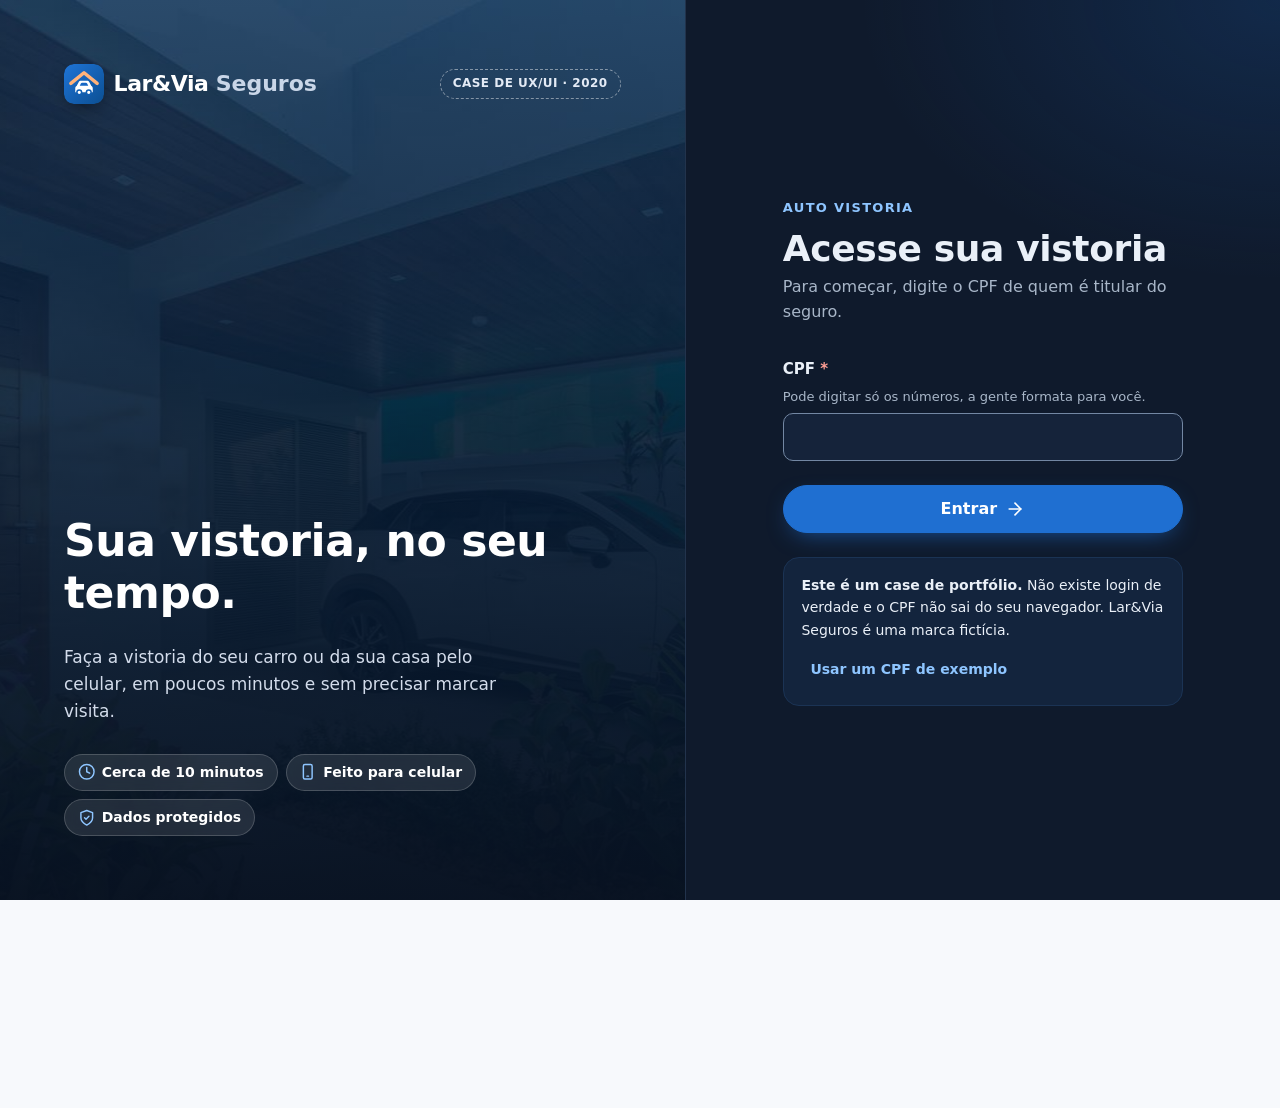
<file: index.html>
<!DOCTYPE html>
<html lang="pt-BR">
  <head>
    <meta charset="utf-8">
    <meta name="viewport" content="width=device-width, initial-scale=1">
    <meta http-equiv="Content-Security-Policy" content="default-src 'none'; base-uri 'none'; form-action 'none'">
    <meta name="robots" content="noindex, nofollow">
    <meta http-equiv="refresh" content="0; url=login.html">
    <title>Auto Vistoria</title>
  </head>
  <body>
    <p><a href="login.html">Abrir o protótipo Auto Vistoria</a></p>
  </body>
</html>
</file>
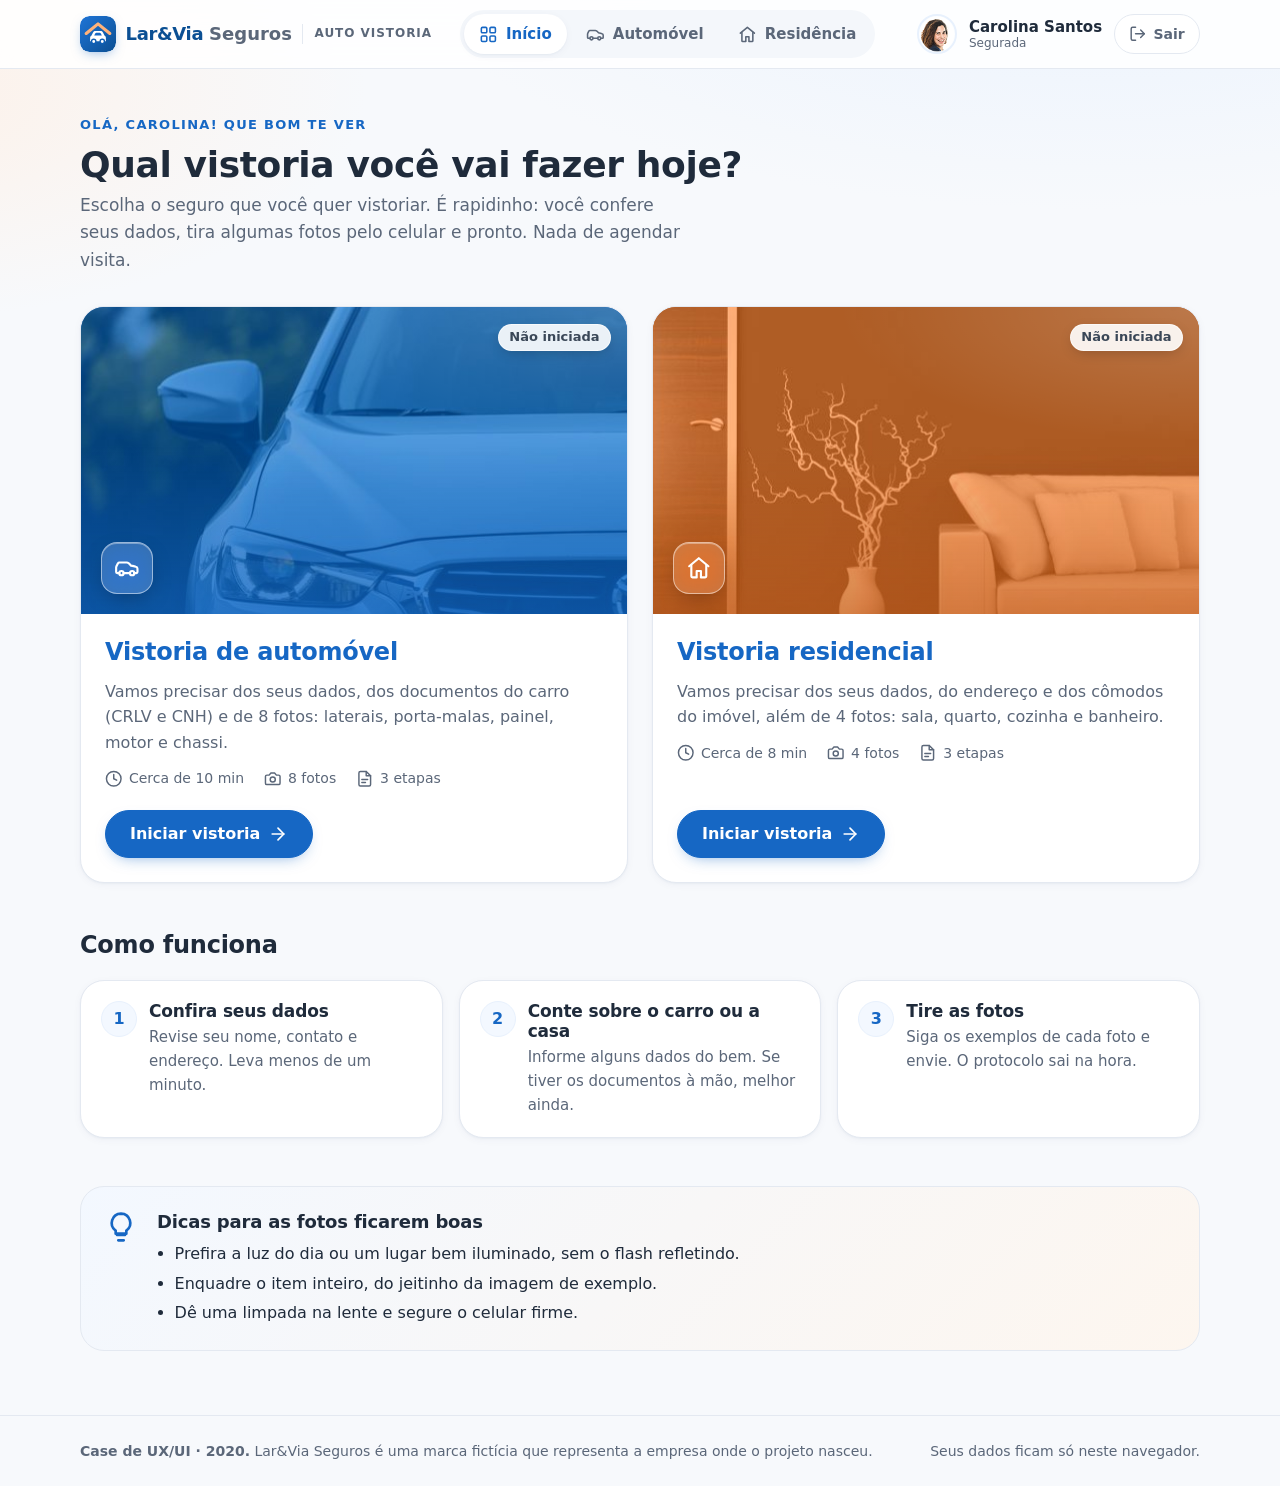
<file: home.html>
<!DOCTYPE html>
<html lang="pt-BR">
  <head>
    <meta charset="utf-8">
    <meta name="viewport" content="width=device-width, initial-scale=1">
    <meta http-equiv="Content-Security-Policy" content="default-src 'self'; script-src 'self'; style-src 'self' https://fonts.googleapis.com; font-src 'self' https://fonts.gstatic.com; img-src 'self' data: blob:; connect-src 'self'; form-action 'self'; base-uri 'self'; object-src 'none'">
    <meta name="referrer" content="strict-origin-when-cross-origin">
    <meta name="robots" content="noindex, nofollow">
    <meta name="theme-color" content="#ffffff">
    <meta name="description" content="Escolha o tipo de vistoria: automóvel ou residência.">
    <title>Início | Auto Vistoria</title>
    <link rel="icon" type="image/svg+xml" href="img/favicon.svg">

    <link rel="preconnect" href="https://fonts.googleapis.com">
    <link rel="preconnect" href="https://fonts.gstatic.com" crossorigin>
    <link rel="stylesheet" href="https://fonts.googleapis.com/css2?family=Montserrat:wght@600;700&amp;family=Open+Sans:wght@400;600;700&amp;display=swap">
    <link rel="stylesheet" href="css/app.css">
  </head>
  <body>
    <a class="skip-link" href="#conteudo">Pular para o conteúdo</a>

    <header class="topbar">
      <div class="container topbar__inner">
        <a class="topbar__brand" href="home.html">
          <img class="brand__mark" src="img/favicon.svg" alt="" width="36" height="36">
          <span class="brand__name">Lar&amp;Via <span class="brand__sub">Seguros</span></span>
          <span class="topbar__product">Auto Vistoria</span>
          <span class="visually-hidden">, ir para o início</span>
        </a>
        <nav class="mainnav" aria-label="Principal">
          <ul>
            <li><a href="home.html" aria-current="page"><svg class="icon" aria-hidden="true" focusable="false"><use href="img/icons.svg#i-grid"/></svg>Início</a></li>
            <li><a href="vistoria-automovel.html"><svg class="icon" aria-hidden="true" focusable="false"><use href="img/icons.svg#i-car"/></svg>Automóvel</a></li>
            <li><a href="vistoria-residencial.html"><svg class="icon" aria-hidden="true" focusable="false"><use href="img/icons.svg#i-home"/></svg>Residência</a></li>
          </ul>
        </nav>
        <div class="usermenu">
          <img class="usermenu__avatar" src="img/perfil-usuario.png" alt="" width="40" height="40">
          <span class="usermenu__name">Carolina Santos <small>Segurada</small></span>
          <a class="usermenu__logout" href="login.html" data-logout>
            <svg class="icon" aria-hidden="true" focusable="false"><use href="img/icons.svg#i-logout"/></svg>Sair
          </a>
        </div>
      </div>
    </header>

    <main id="conteudo" tabindex="-1">
      <div class="container">
        <section class="hero" aria-labelledby="titulo-home">
          <div>
            <span class="eyebrow">Olá, Carolina! Que bom te ver</span>
            <h1 id="titulo-home">Qual vistoria você vai fazer hoje?</h1>
            <p>Escolha o seguro que você quer vistoriar. É rapidinho: você confere seus dados, tira algumas fotos pelo celular e pronto. Nada de agendar visita.</p>
          </div>
        </section>

        <ul class="choice-grid">
          <li>
            <article class="card choice choice--car" data-fluxo="automovel" data-total="3">
              <div class="choice__media">
                <img src="img/home-car.jpg" alt="" width="555" height="554">
                <span class="choice__icon"><svg class="icon" aria-hidden="true" focusable="false"><use href="img/icons.svg#i-car"/></svg></span>
                <span class="choice__status"><span class="badge" data-status-badge>Não iniciada</span></span>
              </div>
              <div class="choice__body">
                <h2><a class="choice__link" href="vistoria-automovel.html">Vistoria de automóvel</a></h2>
                <p>Vamos precisar dos seus dados, dos documentos do carro (CRLV e CNH) e de 8 fotos: laterais, porta-malas, painel, motor e chassi.</p>
                <ul class="choice__meta">
                  <li><svg class="icon" aria-hidden="true" focusable="false"><use href="img/icons.svg#i-clock"/></svg>Cerca de 10 min</li>
                  <li><svg class="icon" aria-hidden="true" focusable="false"><use href="img/icons.svg#i-camera"/></svg>8 fotos</li>
                  <li><svg class="icon" aria-hidden="true" focusable="false"><use href="img/icons.svg#i-file"/></svg>3 etapas</li>
                </ul>
                <div class="choice__progress" data-progress hidden>
                  <p class="hint" data-progress-text></p>
                  <div class="progressbar" aria-hidden="true"><span></span></div>
                </div>
                <div class="choice__footer">
                  <span class="btn btn--primary" aria-hidden="true"><span data-cta>Iniciar vistoria</span><svg class="icon" aria-hidden="true" focusable="false"><use href="img/icons.svg#i-arrow-right"/></svg></span>
                  <button class="btn btn--ghost btn--sm choice__secondary" type="button" data-restart hidden>Recomeçar<span class="visually-hidden"> vistoria de automóvel</span></button>
                </div>
              </div>
            </article>
          </li>
          <li>
            <article class="card choice choice--home" data-fluxo="residencial" data-total="3">
              <div class="choice__media">
                <img src="img/home-house.jpg" alt="" width="555" height="555">
                <span class="choice__icon"><svg class="icon" aria-hidden="true" focusable="false"><use href="img/icons.svg#i-home"/></svg></span>
                <span class="choice__status"><span class="badge" data-status-badge>Não iniciada</span></span>
              </div>
              <div class="choice__body">
                <h2><a class="choice__link" href="vistoria-residencial.html">Vistoria residencial</a></h2>
                <p>Vamos precisar dos seus dados, do endereço e dos cômodos do imóvel, além de 4 fotos: sala, quarto, cozinha e banheiro.</p>
                <ul class="choice__meta">
                  <li><svg class="icon" aria-hidden="true" focusable="false"><use href="img/icons.svg#i-clock"/></svg>Cerca de 8 min</li>
                  <li><svg class="icon" aria-hidden="true" focusable="false"><use href="img/icons.svg#i-camera"/></svg>4 fotos</li>
                  <li><svg class="icon" aria-hidden="true" focusable="false"><use href="img/icons.svg#i-file"/></svg>3 etapas</li>
                </ul>
                <div class="choice__progress" data-progress hidden>
                  <p class="hint" data-progress-text></p>
                  <div class="progressbar" aria-hidden="true"><span></span></div>
                </div>
                <div class="choice__footer">
                  <span class="btn btn--primary" aria-hidden="true"><span data-cta>Iniciar vistoria</span><svg class="icon" aria-hidden="true" focusable="false"><use href="img/icons.svg#i-arrow-right"/></svg></span>
                  <button class="btn btn--ghost btn--sm choice__secondary" type="button" data-restart hidden>Recomeçar<span class="visually-hidden"> vistoria residencial</span></button>
                </div>
              </div>
            </article>
          </li>
        </ul>

        <section aria-labelledby="titulo-como-funciona">
          <h2 class="section-title" id="titulo-como-funciona">Como funciona</h2>
          <ol class="howto">
            <li class="card">
              <h3>Confira seus dados</h3>
              <p>Revise seu nome, contato e endereço. Leva menos de um minuto.</p>
            </li>
            <li class="card">
              <h3>Conte sobre o carro ou a casa</h3>
              <p>Informe alguns dados do bem. Se tiver os documentos à mão, melhor ainda.</p>
            </li>
            <li class="card">
              <h3>Tire as fotos</h3>
              <p>Siga os exemplos de cada foto e envie. O protocolo sai na hora.</p>
            </li>
          </ol>
        </section>

        <section class="tips" aria-labelledby="titulo-dicas">
          <svg class="icon" aria-hidden="true" focusable="false"><use href="img/icons.svg#i-bulb"/></svg>
          <div>
            <h2 id="titulo-dicas">Dicas para as fotos ficarem boas</h2>
            <ul>
              <li>Prefira a luz do dia ou um lugar bem iluminado, sem o flash refletindo.</li>
              <li>Enquadre o item inteiro, do jeitinho da imagem de exemplo.</li>
              <li>Dê uma limpada na lente e segure o celular firme.</li>
            </ul>
          </div>
        </section>
      </div>
    </main>

    <footer class="footer">
      <div class="container">
        <span><strong>Case de UX/UI · 2020.</strong> Lar&amp;Via Seguros é uma marca fictícia que representa a empresa onde o projeto nasceu.</span>
        <span>Seus dados ficam só neste navegador.</span>
      </div>
    </footer>

    <script src="js/common.js"></script>
    <script src="js/home.js"></script>
  </body>
</html>
</file>
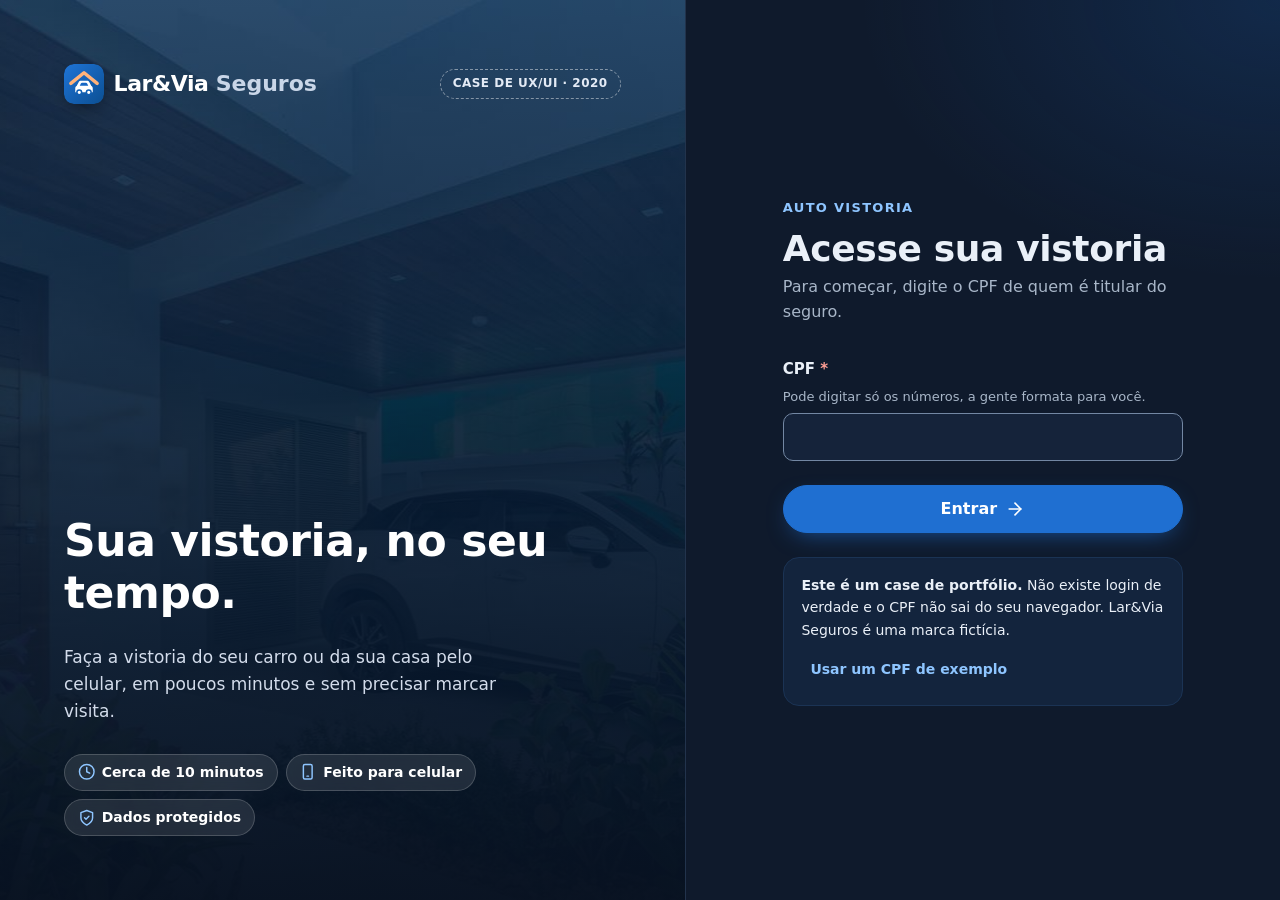
<file: login.html>
<!DOCTYPE html>
<html lang="pt-BR">
  <head>
    <meta charset="utf-8">
    <meta name="viewport" content="width=device-width, initial-scale=1">
    <meta http-equiv="Content-Security-Policy" content="default-src 'self'; script-src 'self'; style-src 'self' https://fonts.googleapis.com; font-src 'self' https://fonts.gstatic.com; img-src 'self' data: blob:; connect-src 'self'; form-action 'self'; base-uri 'self'; object-src 'none'">
    <meta name="referrer" content="strict-origin-when-cross-origin">
    <meta name="robots" content="noindex, nofollow">
    <meta name="theme-color" content="#0a1220">
    <meta name="description" content="Case de UX/UI: autovistoria de automóvel e residência pelo celular, da marca fictícia Lar&amp;Via Seguros.">
    <title>Entrar | Auto Vistoria</title>
    <link rel="icon" type="image/svg+xml" href="img/favicon.svg">

    <link rel="preconnect" href="https://fonts.googleapis.com">
    <link rel="preconnect" href="https://fonts.gstatic.com" crossorigin>
    <link rel="stylesheet" href="https://fonts.googleapis.com/css2?family=Montserrat:wght@600;700&amp;family=Open+Sans:wght@400;600;700&amp;display=swap">
    <link rel="stylesheet" href="css/app.css">
  </head>
  <body>
    <a class="skip-link" href="#login-form">Pular para o formulário de acesso</a>

    <div class="login">
      <aside class="login__media" aria-label="Sobre o Auto Vistoria">
        <div class="login__top">
          <span class="brand brand--light">
            <img class="brand__mark" src="img/favicon.svg" alt="" width="40" height="40">
            <span class="brand__name">Lar&amp;Via <span class="brand__sub">Seguros</span></span>
          </span>
          <span class="case-tag">Case de UX/UI · 2020</span>
        </div>
        <h2>Sua vistoria, no seu tempo.</h2>
        <p>Faça a vistoria do seu carro ou da sua casa pelo celular, em poucos minutos e sem precisar marcar visita.</p>
        <ul class="login__highlights">
          <li><svg class="icon" aria-hidden="true" focusable="false"><use href="img/icons.svg#i-clock"/></svg> Cerca de 10 minutos</li>
          <li><svg class="icon" aria-hidden="true" focusable="false"><use href="img/icons.svg#i-phone"/></svg> Feito para celular</li>
          <li><svg class="icon" aria-hidden="true" focusable="false"><use href="img/icons.svg#i-shield"/></svg> Dados protegidos</li>
        </ul>
      </aside>

      <main class="login__panel" id="conteudo">
        <form class="login__form" id="login-form" novalidate>
          <span class="eyebrow">Auto Vistoria</span>
          <h1>Acesse sua vistoria</h1>
          <p>Para começar, digite o CPF de quem é titular do seguro.</p>

          <div class="field">
            <label for="login-cpf">CPF <span class="req" aria-hidden="true">*</span></label>
            <p class="hint" id="login-cpf-dica">Pode digitar só os números, a gente formata para você.</p>
            <input class="input" id="login-cpf" name="cpf" type="text" inputmode="numeric" autocomplete="off"
                   maxlength="14" required aria-describedby="login-cpf-dica login-cpf-erro">
            <p class="field-error" id="login-cpf-erro" hidden></p>
          </div>

          <button class="btn btn--primary btn--block login__submit" type="submit">
            Entrar
            <svg class="icon" aria-hidden="true" focusable="false"><use href="img/icons.svg#i-arrow-right"/></svg>
          </button>

          <div class="login__demo">
            <p><strong>Este é um case de portfólio.</strong> Não existe login de verdade e o CPF não sai do seu navegador. Lar&amp;Via Seguros é uma marca fictícia.</p>
            <button class="btn btn--ghost btn--sm" type="button" id="login-demo">Usar um CPF de exemplo</button>
          </div>
        </form>
      </main>
    </div>

    <script src="js/common.js"></script>
    <script src="js/login.js"></script>
  </body>
</html>
</file>
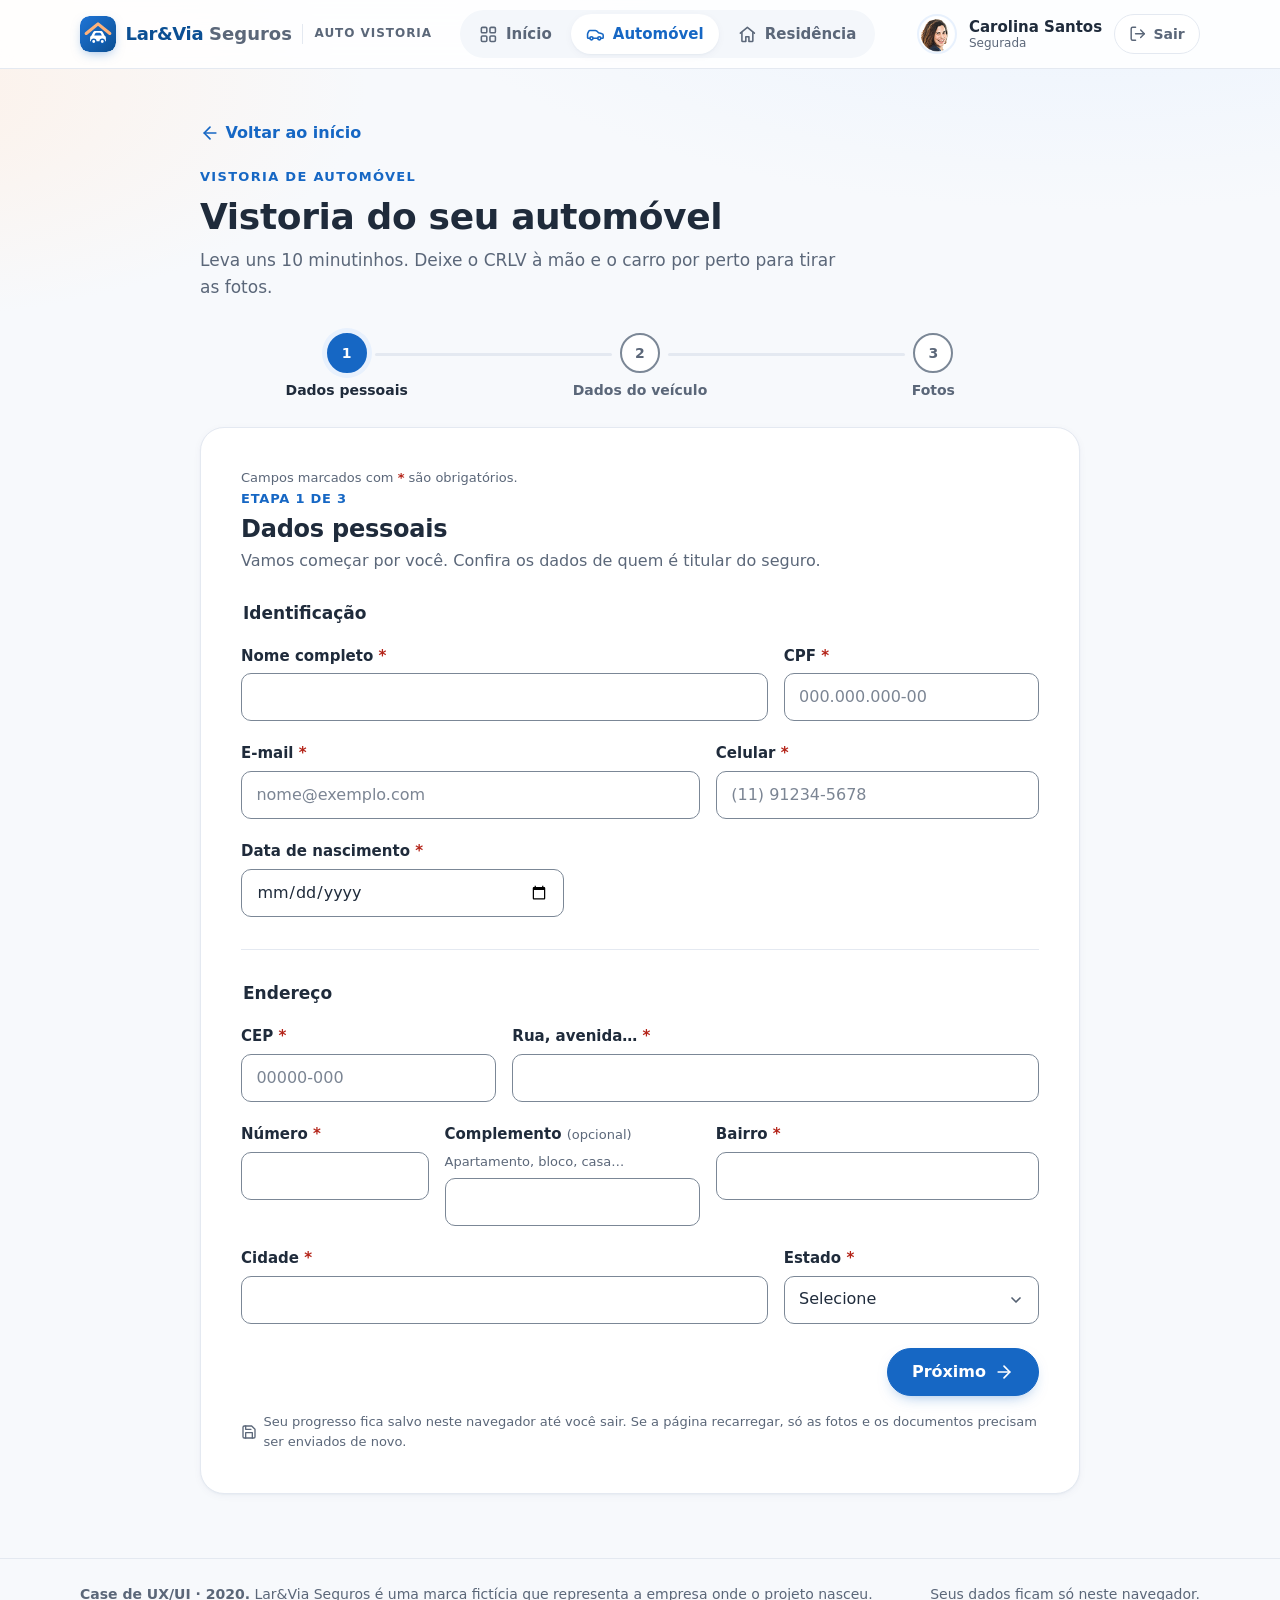
<file: vistoria-automovel.html>
<!DOCTYPE html>
<html lang="pt-BR">
  <head>
    <meta charset="utf-8">
    <meta name="viewport" content="width=device-width, initial-scale=1">
    <meta http-equiv="Content-Security-Policy" content="default-src 'self'; script-src 'self'; style-src 'self' https://fonts.googleapis.com; font-src 'self' https://fonts.gstatic.com; img-src 'self' data: blob:; connect-src 'self'; form-action 'self'; base-uri 'self'; object-src 'none'">
    <meta name="referrer" content="strict-origin-when-cross-origin">
    <meta name="robots" content="noindex, nofollow">
    <meta name="theme-color" content="#ffffff">
    <meta name="description" content="Fluxo de autovistoria de automóvel.">
    <title>Vistoria automóvel | Auto Vistoria</title>
    <link rel="icon" type="image/svg+xml" href="img/favicon.svg">

    <link rel="preconnect" href="https://fonts.googleapis.com">
    <link rel="preconnect" href="https://fonts.gstatic.com" crossorigin>
    <link rel="stylesheet" href="https://fonts.googleapis.com/css2?family=Montserrat:wght@600;700&amp;family=Open+Sans:wght@400;600;700&amp;display=swap">
    <link rel="stylesheet" href="css/app.css">
  </head>
  <body>
    <a class="skip-link" href="#conteudo">Pular para o conteúdo</a>

    <header class="topbar">
      <div class="container topbar__inner">
        <a class="topbar__brand" href="home.html">
          <img class="brand__mark" src="img/favicon.svg" alt="" width="36" height="36">
          <span class="brand__name">Lar&amp;Via <span class="brand__sub">Seguros</span></span>
          <span class="topbar__product">Auto Vistoria</span>
          <span class="visually-hidden">, ir para o início</span>
        </a>
        <nav class="mainnav" aria-label="Principal">
          <ul>
            <li><a href="home.html"><svg class="icon" aria-hidden="true" focusable="false"><use href="img/icons.svg#i-grid"/></svg>Início</a></li>
            <li><a href="vistoria-automovel.html" aria-current="page"><svg class="icon" aria-hidden="true" focusable="false"><use href="img/icons.svg#i-car"/></svg>Automóvel</a></li>
            <li><a href="vistoria-residencial.html"><svg class="icon" aria-hidden="true" focusable="false"><use href="img/icons.svg#i-home"/></svg>Residência</a></li>
          </ul>
        </nav>
        <div class="usermenu">
          <img class="usermenu__avatar" src="img/perfil-usuario.png" alt="" width="40" height="40">
          <span class="usermenu__name">Carolina Santos <small>Segurada</small></span>
          <a class="usermenu__logout" href="login.html" data-logout>
            <svg class="icon" aria-hidden="true" focusable="false"><use href="img/icons.svg#i-logout"/></svg>Sair
          </a>
        </div>
      </div>
    </header>

    <main id="conteudo" tabindex="-1">
      <div class="container container--narrow">
        <a class="backlink" href="home.html"><svg class="icon" aria-hidden="true" focusable="false"><use href="img/icons.svg#i-arrow-left"/></svg>Voltar ao início</a>
        <div class="page-head">
          <span class="eyebrow">Vistoria de automóvel</span>
          <h1>Vistoria do seu automóvel</h1>
          <p>Leva uns 10 minutinhos. Deixe o CRLV à mão e o carro por perto para tirar as fotos.</p>
        </div>

        <div data-wizard-area>
          <nav aria-label="Etapas da vistoria">
            <ol class="stepper">
              <li>
                <button class="stepper__btn" type="button">
                  <span class="stepper__dot"><svg class="icon" aria-hidden="true" focusable="false"><use href="img/icons.svg#i-check"/></svg></span>
                  <span class="stepper__label">Dados pessoais</span><span class="visually-hidden" data-step-state></span>
                </button>
              </li>
              <li>
                <button class="stepper__btn" type="button" disabled>
                  <span class="stepper__dot"><svg class="icon" aria-hidden="true" focusable="false"><use href="img/icons.svg#i-check"/></svg></span>
                  <span class="stepper__label">Dados do veículo</span><span class="visually-hidden" data-step-state></span>
                </button>
              </li>
              <li>
                <button class="stepper__btn" type="button" disabled>
                  <span class="stepper__dot"><svg class="icon" aria-hidden="true" focusable="false"><use href="img/icons.svg#i-check"/></svg></span>
                  <span class="stepper__label">Fotos</span><span class="visually-hidden" data-step-state></span>
                </button>
              </li>
            </ol>
          </nav>

          <form class="card wizard" id="wizard" data-fluxo="automovel" data-nome-fluxo="Vistoria de automóvel" novalidate>
            <p class="hint">Campos marcados com <span class="req">*</span> são obrigatórios.</p>

            <div class="error-summary" tabindex="-1" hidden>
              <h3><svg class="icon" aria-hidden="true" focusable="false"><use href="img/icons.svg#i-alert"/></svg><span>Corrija os itens para continuar</span></h3>
              <ul></ul>
            </div>

            <section class="step" data-step="0" aria-labelledby="etapa-1-titulo">
              <div class="step__head">
                <span class="step__count">Etapa 1 de 3</span>
                <h2 id="etapa-1-titulo" tabindex="-1">Dados pessoais</h2>
                <p>Vamos começar por você. Confira os dados de quem é titular do seguro.</p>
              </div>
              <fieldset class="form-section">
                <legend>Identificação</legend>
                <div class="form-grid">
                  <div class="field span-8">
                    <label for="nome">Nome completo <span class="req" aria-hidden="true">*</span></label>
                    <input class="input" id="nome" name="nome" type="text" autocomplete="name" data-validate="nome" required>
                  </div>
                  <div class="field span-4">
                    <label for="cpf">CPF <span class="req" aria-hidden="true">*</span></label>
                    <input class="input" id="cpf" name="cpf" type="text" placeholder="000.000.000-00" inputmode="numeric" autocomplete="off" maxlength="14" data-mask="cpf" data-validate="cpf" required>
                  </div>
                  <div class="field span-7">
                    <label for="email">E-mail <span class="req" aria-hidden="true">*</span></label>
                    <input class="input" id="email" name="email" type="email" placeholder="nome@exemplo.com" autocomplete="email" data-validate="email" required>
                  </div>
                  <div class="field span-5">
                    <label for="telefone">Celular <span class="req" aria-hidden="true">*</span></label>
                    <input class="input" id="telefone" name="telefone" type="tel" placeholder="(11) 91234-5678" inputmode="tel" autocomplete="tel-national" maxlength="15" data-mask="telefone" data-validate="telefone" required>
                  </div>
                  <div class="field span-5">
                    <label for="nascimento">Data de nascimento <span class="req" aria-hidden="true">*</span></label>
                    <input class="input" id="nascimento" name="nascimento" type="date" autocomplete="bday" min="1900-01-01" data-validate="nascimento" required>
                  </div>
                </div>
              </fieldset>
              <fieldset class="form-section">
                <legend>Endereço</legend>
                <div class="form-grid">
                  <div class="field span-4">
                    <label for="cep">CEP <span class="req" aria-hidden="true">*</span></label>
                    <input class="input" id="cep" name="cep" type="text" placeholder="00000-000" inputmode="numeric" autocomplete="postal-code" maxlength="9" data-mask="cep" data-validate="cep" required>
                  </div>
                  <div class="field span-8">
                    <label for="logradouro">Rua, avenida… <span class="req" aria-hidden="true">*</span></label>
                    <input class="input" id="logradouro" name="logradouro" type="text" autocomplete="address-line1" required>
                  </div>
                  <div class="field span-3">
                    <label for="numero">Número <span class="req" aria-hidden="true">*</span></label>
                    <input class="input" id="numero" name="numero" type="text" autocomplete="off" maxlength="10" required>
                  </div>
                  <div class="field span-4">
                    <label for="complemento">Complemento <span class="opt">(opcional)</span></label>
                    <p class="hint" id="complemento-dica">Apartamento, bloco, casa…</p>
                    <input class="input" id="complemento" name="complemento" type="text" autocomplete="address-line2" aria-describedby="complemento-dica">
                  </div>
                  <div class="field span-5">
                    <label for="bairro">Bairro <span class="req" aria-hidden="true">*</span></label>
                    <input class="input" id="bairro" name="bairro" type="text" autocomplete="address-level3" required>
                  </div>
                  <div class="field span-8">
                    <label for="cidade">Cidade <span class="req" aria-hidden="true">*</span></label>
                    <input class="input" id="cidade" name="cidade" type="text" autocomplete="address-level2" required>
                  </div>
                  <div class="field span-4">
                    <label for="uf">Estado <span class="req" aria-hidden="true">*</span></label>
                    <select class="select" id="uf" name="uf" autocomplete="address-level1" required><option value="">Selecione</option><option value="AC">Acre (AC)</option><option value="AL">Alagoas (AL)</option><option value="AP">Amapá (AP)</option><option value="AM">Amazonas (AM)</option><option value="BA">Bahia (BA)</option><option value="CE">Ceará (CE)</option><option value="DF">Distrito Federal (DF)</option><option value="ES">Espírito Santo (ES)</option><option value="GO">Goiás (GO)</option><option value="MA">Maranhão (MA)</option><option value="MT">Mato Grosso (MT)</option><option value="MS">Mato Grosso do Sul (MS)</option><option value="MG">Minas Gerais (MG)</option><option value="PA">Pará (PA)</option><option value="PB">Paraíba (PB)</option><option value="PR">Paraná (PR)</option><option value="PE">Pernambuco (PE)</option><option value="PI">Piauí (PI)</option><option value="RJ">Rio de Janeiro (RJ)</option><option value="RN">Rio Grande do Norte (RN)</option><option value="RS">Rio Grande do Sul (RS)</option><option value="RO">Rondônia (RO)</option><option value="RR">Roraima (RR)</option><option value="SC">Santa Catarina (SC)</option><option value="SP">São Paulo (SP)</option><option value="SE">Sergipe (SE)</option><option value="TO">Tocantins (TO)</option></select>
                  </div>
                </div>
              </fieldset>
            </section>

            <section class="step" data-step="1" aria-labelledby="etapa-2-titulo" hidden>
              <div class="step__head">
                <span class="step__count">Etapa 2 de 3</span>
                <h2 id="etapa-2-titulo" tabindex="-1">Dados do veículo</h2>
                <p>Agora conte um pouco sobre o carro. Com os documentos em mãos, a gente confere tudo mais rápido.</p>
              </div>
              <fieldset class="form-section">
                <legend>Documentos</legend>
                <div class="docs">
                  <div class="doc-upload">
                    <span class="doc-upload__icon"><svg class="icon" aria-hidden="true" focusable="false"><use href="img/icons.svg#i-file"/></svg></span>
                    <span class="doc-upload__text">
                      <label class="doc-upload__title" for="doc-crlv">CRLV <span class="req" aria-hidden="true">*</span></label>
                      <span class="doc-upload__file" id="doc-crlv-arquivo" data-vazio="Foto ou PDF do documento do veículo">Foto ou PDF do documento do veículo</span>
                    </span>
                    <input id="doc-crlv" name="doc-crlv" type="file" accept="image/jpeg,image/png,image/webp,image/heic,image/heif,application/pdf" aria-describedby="doc-crlv-arquivo" required>
                  </div>
                  <div class="doc-upload">
                    <span class="doc-upload__icon"><svg class="icon" aria-hidden="true" focusable="false"><use href="img/icons.svg#i-file"/></svg></span>
                    <span class="doc-upload__text">
                      <label class="doc-upload__title" for="doc-cnh">CNH do condutor <span class="opt">(opcional)</span></label>
                      <span class="doc-upload__file" id="doc-cnh-arquivo" data-vazio="Foto ou PDF da habilitação">Foto ou PDF da habilitação</span>
                    </span>
                    <input id="doc-cnh" name="doc-cnh" type="file" accept="image/jpeg,image/png,image/webp,image/heic,image/heif,application/pdf" aria-describedby="doc-cnh-arquivo">
                  </div>
                  <div class="doc-upload">
                    <span class="doc-upload__icon"><svg class="icon" aria-hidden="true" focusable="false"><use href="img/icons.svg#i-file"/></svg></span>
                    <span class="doc-upload__text">
                      <label class="doc-upload__title" for="doc-recibo">Recibo ou nota fiscal <span class="opt">(opcional)</span></label>
                      <span class="doc-upload__file" id="doc-recibo-arquivo" data-vazio="Para veículos novos ou recém-comprados">Para veículos novos ou recém-comprados</span>
                    </span>
                    <input id="doc-recibo" name="doc-recibo" type="file" accept="image/jpeg,image/png,image/webp,image/heic,image/heif,application/pdf" aria-describedby="doc-recibo-arquivo">
                  </div>
                </div>
              </fieldset>
              <fieldset class="form-section">
                <legend>Identificação do veículo</legend>
                <div class="form-grid">
                  <div class="field span-4">
                    <label for="placa">Placa <span class="req" aria-hidden="true">*</span></label>
                    <input class="input" id="placa" name="placa" type="text" placeholder="ABC1D23" autocomplete="off" maxlength="8" data-mask="placa" data-validate="placa" autocapitalize="characters" required>
                  </div>
                  <div class="field span-4">
                    <label for="uf-placa">Estado da placa <span class="req" aria-hidden="true">*</span></label>
                    <select class="select" id="uf-placa" name="uf-placa" required><option value="">Selecione</option><option value="AC">Acre (AC)</option><option value="AL">Alagoas (AL)</option><option value="AP">Amapá (AP)</option><option value="AM">Amazonas (AM)</option><option value="BA">Bahia (BA)</option><option value="CE">Ceará (CE)</option><option value="DF">Distrito Federal (DF)</option><option value="ES">Espírito Santo (ES)</option><option value="GO">Goiás (GO)</option><option value="MA">Maranhão (MA)</option><option value="MT">Mato Grosso (MT)</option><option value="MS">Mato Grosso do Sul (MS)</option><option value="MG">Minas Gerais (MG)</option><option value="PA">Pará (PA)</option><option value="PB">Paraíba (PB)</option><option value="PR">Paraná (PR)</option><option value="PE">Pernambuco (PE)</option><option value="PI">Piauí (PI)</option><option value="RJ">Rio de Janeiro (RJ)</option><option value="RN">Rio Grande do Norte (RN)</option><option value="RS">Rio Grande do Sul (RS)</option><option value="RO">Rondônia (RO)</option><option value="RR">Roraima (RR)</option><option value="SC">Santa Catarina (SC)</option><option value="SP">São Paulo (SP)</option><option value="SE">Sergipe (SE)</option><option value="TO">Tocantins (TO)</option></select>
                  </div>
                  <div class="field span-4">
                    <label for="renavam">Renavam <span class="req" aria-hidden="true">*</span></label>
                    <input class="input" id="renavam" name="renavam" type="text" placeholder="11 dígitos" inputmode="numeric" autocomplete="off" maxlength="11" data-mask="digitos" data-validate="renavam" required>
                  </div>
                  <div class="field span-6">
                    <label for="chassi">Chassi <span class="req" aria-hidden="true">*</span></label>
                    <p class="hint" id="chassi-dica">17 caracteres. Está no CRLV e gravado no para-brisa.</p>
                    <input class="input" id="chassi" name="chassi" type="text" autocomplete="off" maxlength="17" data-mask="chassi" data-validate="chassi" autocapitalize="characters" spellcheck="false" aria-describedby="chassi-dica" required>
                  </div>
                  <div class="field span-6">
                    <label for="marca-modelo">Marca e modelo <span class="req" aria-hidden="true">*</span></label>
                    <input class="input" id="marca-modelo" name="marca-modelo" type="text" placeholder="Ex.: Jeep Compass Longitude" autocomplete="off" required>
                  </div>
                </div>
              </fieldset>
              <fieldset class="form-section">
                <legend>Características</legend>
                <div class="form-grid">
                  <div class="field span-3">
                    <label for="ano-fabricacao">Ano de fabricação <span class="req" aria-hidden="true">*</span></label>
                    <input class="input" id="ano-fabricacao" name="ano-fabricacao" type="text" placeholder="2022" inputmode="numeric" autocomplete="off" maxlength="4" data-mask="digitos" data-validate="intervalo" data-min="1950" data-max="ano+1" required>
                  </div>
                  <div class="field span-3">
                    <label for="ano-modelo">Ano do modelo <span class="req" aria-hidden="true">*</span></label>
                    <input class="input" id="ano-modelo" name="ano-modelo" type="text" placeholder="2023" inputmode="numeric" autocomplete="off" maxlength="4" data-mask="digitos" data-validate="anomodelo" data-ref="ano-fabricacao" data-min="1950" data-max="ano+1" required>
                  </div>
                  <div class="field span-6">
                    <label for="cor">Cor <span class="req" aria-hidden="true">*</span></label>
                    <input class="input" id="cor" name="cor" type="text" placeholder="Ex.: Prata" autocomplete="off" required>
                  </div>
                  <div class="field span-4">
                    <label for="combustivel">Combustível <span class="req" aria-hidden="true">*</span></label>
                    <select class="select" id="combustivel" name="combustivel" required><option value="">Selecione</option><option value="flex">Flex</option><option value="gasolina">Gasolina</option><option value="etanol">Etanol</option><option value="diesel">Diesel</option><option value="gnv">GNV</option><option value="hibrido">Híbrido</option><option value="eletrico">Elétrico</option></select>
                  </div>
                  <div class="field span-4">
                    <label for="tipo-veiculo">Tipo de veículo <span class="req" aria-hidden="true">*</span></label>
                    <select class="select" id="tipo-veiculo" name="tipo-veiculo" required><option value="">Selecione</option><option value="hatch">Hatch</option><option value="seda">Sedã</option><option value="suv">SUV</option><option value="picape">Picape</option><option value="minivan">Minivan</option><option value="utilitario">Utilitário</option><option value="esportivo">Esportivo</option></select>
                  </div>
                  <div class="field span-4">
                    <label for="km">Quilometragem <span class="req" aria-hidden="true">*</span></label>
                    <input class="input" id="km" name="km" type="text" placeholder="Ex.: 45.000" inputmode="numeric" autocomplete="off" data-mask="milhar" required>
                  </div>
                  <div class="field span-4">
                    <label for="passageiros">Capacidade de passageiros <span class="opt">(opcional)</span></label>
                    <input class="input" id="passageiros" name="passageiros" type="text" placeholder="5" inputmode="numeric" autocomplete="off" maxlength="2" data-mask="digitos" data-validate="intervalo" data-min="1" data-max="60">
                  </div>
                </div>
              </fieldset>
              <fieldset class="form-section" aria-describedby="equipamentos-dica">
                <legend>Equipamentos e acessórios <span class="opt">(opcional)</span></legend>
                <p class="hint" id="equipamentos-dica">Marque tudo o que o veículo tem.</p>
                <div class="chips">
                  <label class="chip"><input type="checkbox" id="equipamentos-0" name="equipamentos" value="vidro-eletrico"><span><svg class="icon" aria-hidden="true" focusable="false"><use href="img/icons.svg#i-check"/></svg>Vidro elétrico</span></label>
                  <label class="chip"><input type="checkbox" id="equipamentos-1" name="equipamentos" value="trava-eletrica"><span><svg class="icon" aria-hidden="true" focusable="false"><use href="img/icons.svg#i-check"/></svg>Trava elétrica</span></label>
                  <label class="chip"><input type="checkbox" id="equipamentos-2" name="equipamentos" value="retrovisor-eletrico"><span><svg class="icon" aria-hidden="true" focusable="false"><use href="img/icons.svg#i-check"/></svg>Retrovisor elétrico</span></label>
                  <label class="chip"><input type="checkbox" id="equipamentos-3" name="equipamentos" value="ar-condicionado"><span><svg class="icon" aria-hidden="true" focusable="false"><use href="img/icons.svg#i-check"/></svg>Ar-condicionado</span></label>
                  <label class="chip"><input type="checkbox" id="equipamentos-4" name="equipamentos" value="direcao-assistida"><span><svg class="icon" aria-hidden="true" focusable="false"><use href="img/icons.svg#i-check"/></svg>Direção hidráulica ou elétrica</span></label>
                  <label class="chip"><input type="checkbox" id="equipamentos-5" name="equipamentos" value="alarme"><span><svg class="icon" aria-hidden="true" focusable="false"><use href="img/icons.svg#i-check"/></svg>Alarme</span></label>
                  <label class="chip"><input type="checkbox" id="equipamentos-6" name="equipamentos" value="camera-re"><span><svg class="icon" aria-hidden="true" focusable="false"><use href="img/icons.svg#i-check"/></svg>Câmera de ré</span></label>
                  <label class="chip"><input type="checkbox" id="equipamentos-7" name="equipamentos" value="sensor-estacionamento"><span><svg class="icon" aria-hidden="true" focusable="false"><use href="img/icons.svg#i-check"/></svg>Sensor de estacionamento</span></label>
                  <label class="chip"><input type="checkbox" id="equipamentos-8" name="equipamentos" value="multimidia"><span><svg class="icon" aria-hidden="true" focusable="false"><use href="img/icons.svg#i-check"/></svg>Central multimídia</span></label>
                  <label class="chip"><input type="checkbox" id="equipamentos-9" name="equipamentos" value="rodas-liga"><span><svg class="icon" aria-hidden="true" focusable="false"><use href="img/icons.svg#i-check"/></svg>Rodas de liga leve</span></label>
                  <label class="chip"><input type="checkbox" id="equipamentos-10" name="equipamentos" value="rastreador"><span><svg class="icon" aria-hidden="true" focusable="false"><use href="img/icons.svg#i-check"/></svg>Rastreador</span></label>
                </div>
              </fieldset>
            </section>

            <section class="step" data-step="2" aria-labelledby="etapa-3-titulo" hidden>
              <div class="step__head">
                <span class="step__count">Etapa 3 de 3</span>
                <h2 id="etapa-3-titulo" tabindex="-1">Fotos</h2>
                <p>Falta pouco! Envie as 8 fotos abaixo, com o carro em um lugar aberto e bem iluminado.</p>
              </div>
              <div class="callout">
                <svg class="icon" aria-hidden="true" focusable="false"><use href="img/icons.svg#i-bulb"/></svg>
                <p>Use a imagem de cada card como exemplo. No celular, o botão abre a câmera ou a galeria. Aceitamos JPG, PNG, WEBP ou HEIC de até 10 MB.</p>
              </div>
              <div class="photo-progress">
                <div class="progressbar" aria-hidden="true"><span></span></div>
                <strong data-photo-count>0 de 8 fotos</strong>
              </div>
              <ul class="photos" aria-label="Fotos solicitadas">
                <li class="photo">
                  <div class="photo__media">
                    <img src="img/dianteira-esq.png" alt="Referência: frente e lateral esquerda do veículo" width="230" height="230" loading="lazy">
                    <span class="photo__ref" aria-hidden="true">Referência</span>
                    <span class="photo__badge" aria-hidden="true"><svg class="icon" aria-hidden="true" focusable="false"><use href="img/icons.svg#i-check"/></svg></span>
                  </div>
                  <div class="photo__body">
                    <h3 class="photo__title" id="foto-dianteira-esquerda-titulo">Dianteira esquerda</h3>
                    <p class="photo__state" id="foto-dianteira-esquerda-estado">Pendente</p>
                    <div class="photo__actions">
                      <label class="photo__pick">
                        <input id="foto-dianteira-esquerda" name="foto-dianteira-esquerda" type="file" accept="image/jpeg,image/png,image/webp,image/heic,image/heif" aria-labelledby="foto-dianteira-esquerda-acao foto-dianteira-esquerda-titulo" aria-describedby="foto-dianteira-esquerda-estado">
                        <span class="btn btn--primary btn--sm"><svg class="icon" aria-hidden="true" focusable="false"><use href="img/icons.svg#i-camera"/></svg><span id="foto-dianteira-esquerda-acao">Enviar foto</span></span>
                      </label>
                      <button class="photo__remove" type="button" aria-label="Remover foto: Dianteira esquerda" hidden><svg class="icon" aria-hidden="true" focusable="false"><use href="img/icons.svg#i-trash"/></svg></button>
                    </div>
                  </div>
                </li>
                <li class="photo">
                  <div class="photo__media">
                    <img src="img/dianteira-dir.png" alt="Referência: frente e lateral direita do veículo" width="230" height="230" loading="lazy">
                    <span class="photo__ref" aria-hidden="true">Referência</span>
                    <span class="photo__badge" aria-hidden="true"><svg class="icon" aria-hidden="true" focusable="false"><use href="img/icons.svg#i-check"/></svg></span>
                  </div>
                  <div class="photo__body">
                    <h3 class="photo__title" id="foto-dianteira-direita-titulo">Dianteira direita</h3>
                    <p class="photo__state" id="foto-dianteira-direita-estado">Pendente</p>
                    <div class="photo__actions">
                      <label class="photo__pick">
                        <input id="foto-dianteira-direita" name="foto-dianteira-direita" type="file" accept="image/jpeg,image/png,image/webp,image/heic,image/heif" aria-labelledby="foto-dianteira-direita-acao foto-dianteira-direita-titulo" aria-describedby="foto-dianteira-direita-estado">
                        <span class="btn btn--primary btn--sm"><svg class="icon" aria-hidden="true" focusable="false"><use href="img/icons.svg#i-camera"/></svg><span id="foto-dianteira-direita-acao">Enviar foto</span></span>
                      </label>
                      <button class="photo__remove" type="button" aria-label="Remover foto: Dianteira direita" hidden><svg class="icon" aria-hidden="true" focusable="false"><use href="img/icons.svg#i-trash"/></svg></button>
                    </div>
                  </div>
                </li>
                <li class="photo">
                  <div class="photo__media">
                    <img src="img/traseira-esq.png" alt="Referência: traseira e lateral esquerda do veículo" width="230" height="230" loading="lazy">
                    <span class="photo__ref" aria-hidden="true">Referência</span>
                    <span class="photo__badge" aria-hidden="true"><svg class="icon" aria-hidden="true" focusable="false"><use href="img/icons.svg#i-check"/></svg></span>
                  </div>
                  <div class="photo__body">
                    <h3 class="photo__title" id="foto-traseira-esquerda-titulo">Traseira esquerda</h3>
                    <p class="photo__state" id="foto-traseira-esquerda-estado">Pendente</p>
                    <div class="photo__actions">
                      <label class="photo__pick">
                        <input id="foto-traseira-esquerda" name="foto-traseira-esquerda" type="file" accept="image/jpeg,image/png,image/webp,image/heic,image/heif" aria-labelledby="foto-traseira-esquerda-acao foto-traseira-esquerda-titulo" aria-describedby="foto-traseira-esquerda-estado">
                        <span class="btn btn--primary btn--sm"><svg class="icon" aria-hidden="true" focusable="false"><use href="img/icons.svg#i-camera"/></svg><span id="foto-traseira-esquerda-acao">Enviar foto</span></span>
                      </label>
                      <button class="photo__remove" type="button" aria-label="Remover foto: Traseira esquerda" hidden><svg class="icon" aria-hidden="true" focusable="false"><use href="img/icons.svg#i-trash"/></svg></button>
                    </div>
                  </div>
                </li>
                <li class="photo">
                  <div class="photo__media">
                    <img src="img/traseira-dir.png" alt="Referência: traseira e lateral direita do veículo" width="230" height="230" loading="lazy">
                    <span class="photo__ref" aria-hidden="true">Referência</span>
                    <span class="photo__badge" aria-hidden="true"><svg class="icon" aria-hidden="true" focusable="false"><use href="img/icons.svg#i-check"/></svg></span>
                  </div>
                  <div class="photo__body">
                    <h3 class="photo__title" id="foto-traseira-direita-titulo">Traseira direita</h3>
                    <p class="photo__state" id="foto-traseira-direita-estado">Pendente</p>
                    <div class="photo__actions">
                      <label class="photo__pick">
                        <input id="foto-traseira-direita" name="foto-traseira-direita" type="file" accept="image/jpeg,image/png,image/webp,image/heic,image/heif" aria-labelledby="foto-traseira-direita-acao foto-traseira-direita-titulo" aria-describedby="foto-traseira-direita-estado">
                        <span class="btn btn--primary btn--sm"><svg class="icon" aria-hidden="true" focusable="false"><use href="img/icons.svg#i-camera"/></svg><span id="foto-traseira-direita-acao">Enviar foto</span></span>
                      </label>
                      <button class="photo__remove" type="button" aria-label="Remover foto: Traseira direita" hidden><svg class="icon" aria-hidden="true" focusable="false"><use href="img/icons.svg#i-trash"/></svg></button>
                    </div>
                  </div>
                </li>
                <li class="photo">
                  <div class="photo__media">
                    <img src="img/porta-mala.png" alt="Referência: porta-malas aberto" width="230" height="230" loading="lazy">
                    <span class="photo__ref" aria-hidden="true">Referência</span>
                    <span class="photo__badge" aria-hidden="true"><svg class="icon" aria-hidden="true" focusable="false"><use href="img/icons.svg#i-check"/></svg></span>
                  </div>
                  <div class="photo__body">
                    <h3 class="photo__title" id="foto-porta-malas-titulo">Porta-malas</h3>
                    <p class="photo__state" id="foto-porta-malas-estado">Pendente</p>
                    <div class="photo__actions">
                      <label class="photo__pick">
                        <input id="foto-porta-malas" name="foto-porta-malas" type="file" accept="image/jpeg,image/png,image/webp,image/heic,image/heif" aria-labelledby="foto-porta-malas-acao foto-porta-malas-titulo" aria-describedby="foto-porta-malas-estado">
                        <span class="btn btn--primary btn--sm"><svg class="icon" aria-hidden="true" focusable="false"><use href="img/icons.svg#i-camera"/></svg><span id="foto-porta-malas-acao">Enviar foto</span></span>
                      </label>
                      <button class="photo__remove" type="button" aria-label="Remover foto: Porta-malas" hidden><svg class="icon" aria-hidden="true" focusable="false"><use href="img/icons.svg#i-trash"/></svg></button>
                    </div>
                  </div>
                </li>
                <li class="photo">
                  <div class="photo__media">
                    <img src="img/painel.png" alt="Referência: painel com o veículo ligado, mostrando a quilometragem" width="230" height="230" loading="lazy">
                    <span class="photo__ref" aria-hidden="true">Referência</span>
                    <span class="photo__badge" aria-hidden="true"><svg class="icon" aria-hidden="true" focusable="false"><use href="img/icons.svg#i-check"/></svg></span>
                  </div>
                  <div class="photo__body">
                    <h3 class="photo__title" id="foto-painel-titulo">Painel</h3>
                    <p class="photo__state" id="foto-painel-estado">Pendente</p>
                    <div class="photo__actions">
                      <label class="photo__pick">
                        <input id="foto-painel" name="foto-painel" type="file" accept="image/jpeg,image/png,image/webp,image/heic,image/heif" aria-labelledby="foto-painel-acao foto-painel-titulo" aria-describedby="foto-painel-estado">
                        <span class="btn btn--primary btn--sm"><svg class="icon" aria-hidden="true" focusable="false"><use href="img/icons.svg#i-camera"/></svg><span id="foto-painel-acao">Enviar foto</span></span>
                      </label>
                      <button class="photo__remove" type="button" aria-label="Remover foto: Painel" hidden><svg class="icon" aria-hidden="true" focusable="false"><use href="img/icons.svg#i-trash"/></svg></button>
                    </div>
                  </div>
                </li>
                <li class="photo">
                  <div class="photo__media">
                    <img src="img/motor.png" alt="Referência: motor com o capô aberto" width="230" height="230" loading="lazy">
                    <span class="photo__ref" aria-hidden="true">Referência</span>
                    <span class="photo__badge" aria-hidden="true"><svg class="icon" aria-hidden="true" focusable="false"><use href="img/icons.svg#i-check"/></svg></span>
                  </div>
                  <div class="photo__body">
                    <h3 class="photo__title" id="foto-motor-titulo">Motor</h3>
                    <p class="photo__state" id="foto-motor-estado">Pendente</p>
                    <div class="photo__actions">
                      <label class="photo__pick">
                        <input id="foto-motor" name="foto-motor" type="file" accept="image/jpeg,image/png,image/webp,image/heic,image/heif" aria-labelledby="foto-motor-acao foto-motor-titulo" aria-describedby="foto-motor-estado">
                        <span class="btn btn--primary btn--sm"><svg class="icon" aria-hidden="true" focusable="false"><use href="img/icons.svg#i-camera"/></svg><span id="foto-motor-acao">Enviar foto</span></span>
                      </label>
                      <button class="photo__remove" type="button" aria-label="Remover foto: Motor" hidden><svg class="icon" aria-hidden="true" focusable="false"><use href="img/icons.svg#i-trash"/></svg></button>
                    </div>
                  </div>
                </li>
                <li class="photo">
                  <div class="photo__media">
                    <img src="img/chassi.png" alt="Referência: número do chassi gravado no vidro" width="230" height="230" loading="lazy">
                    <span class="photo__ref" aria-hidden="true">Referência</span>
                    <span class="photo__badge" aria-hidden="true"><svg class="icon" aria-hidden="true" focusable="false"><use href="img/icons.svg#i-check"/></svg></span>
                  </div>
                  <div class="photo__body">
                    <h3 class="photo__title" id="foto-chassi-titulo">Chassi</h3>
                    <p class="photo__state" id="foto-chassi-estado">Pendente</p>
                    <div class="photo__actions">
                      <label class="photo__pick">
                        <input id="foto-chassi" name="foto-chassi" type="file" accept="image/jpeg,image/png,image/webp,image/heic,image/heif" aria-labelledby="foto-chassi-acao foto-chassi-titulo" aria-describedby="foto-chassi-estado">
                        <span class="btn btn--primary btn--sm"><svg class="icon" aria-hidden="true" focusable="false"><use href="img/icons.svg#i-camera"/></svg><span id="foto-chassi-acao">Enviar foto</span></span>
                      </label>
                      <button class="photo__remove" type="button" aria-label="Remover foto: Chassi" hidden><svg class="icon" aria-hidden="true" focusable="false"><use href="img/icons.svg#i-trash"/></svg></button>
                    </div>
                  </div>
                </li>
              </ul>
            </section>

            <div class="wizard__actions">
              <button class="btn" type="button" data-prev hidden><svg class="icon" aria-hidden="true" focusable="false"><use href="img/icons.svg#i-arrow-left"/></svg>Anterior</button>
              <button class="btn btn--primary btn--next" type="submit" data-next>Próximo<svg class="icon" aria-hidden="true" focusable="false"><use href="img/icons.svg#i-arrow-right"/></svg></button>
              <button class="btn btn--success btn--finish" type="submit" data-finish hidden><svg class="icon" aria-hidden="true" focusable="false"><use href="img/icons.svg#i-send"/></svg>Finalizar vistoria</button>
            </div>
            <p class="save-note"><svg class="icon" aria-hidden="true" focusable="false"><use href="img/icons.svg#i-save"/></svg>Seu progresso fica salvo neste navegador até você sair. Se a página recarregar, só as fotos e os documentos precisam ser enviados de novo.</p>
          </form>
        </div>

        <section class="card success" data-success hidden aria-labelledby="sucesso-titulo">
          <div class="success__icon"><svg class="icon" aria-hidden="true" focusable="false"><use href="img/icons.svg#i-check"/></svg></div>
          <h2 id="sucesso-titulo" tabindex="-1">Prontinho, vistoria enviada!</h2>
          <p>Recebemos seus dados e suas fotos. A análise leva até 2 dias úteis, e a gente avisa por e-mail assim que terminar.</p>
          <p data-sent-at></p>
          <div class="protocol">
            <span>Seu número de protocolo</span>
            <strong data-protocol>…</strong>
          </div>
          <div class="success__actions">
            <a class="btn btn--primary" href="home.html"><svg class="icon" aria-hidden="true" focusable="false"><use href="img/icons.svg#i-grid"/></svg>Voltar ao início</a>
            <button class="btn" type="button" data-new>Fazer nova vistoria</button>
          </div>
        </section>
      </div>
    </main>

    <dialog class="dialog" id="confirmar" aria-labelledby="confirmar-titulo" aria-describedby="confirmar-desc">
      <div class="dialog__body">
        <h2 id="confirmar-titulo">Tudo certo para enviar?</h2>
        <p id="confirmar-desc"><span data-dialog-summary></span> Depois do envio, não dá mais para alterar nada.</p>
      </div>
      <div class="dialog__actions">
        <button class="btn" type="button" data-dialog-cancel>Quero revisar</button>
        <button class="btn btn--success" type="button" data-dialog-confirm><svg class="icon" aria-hidden="true" focusable="false"><use href="img/icons.svg#i-send"/></svg><span>Sim, enviar</span></button>
      </div>
    </dialog>

    <footer class="footer">
      <div class="container">
        <span><strong>Case de UX/UI · 2020.</strong> Lar&amp;Via Seguros é uma marca fictícia que representa a empresa onde o projeto nasceu.</span>
        <span>Seus dados ficam só neste navegador.</span>
      </div>
    </footer>

    <script src="js/common.js"></script>
    <script src="js/vistoria.js"></script>
  </body>
</html>
</file>
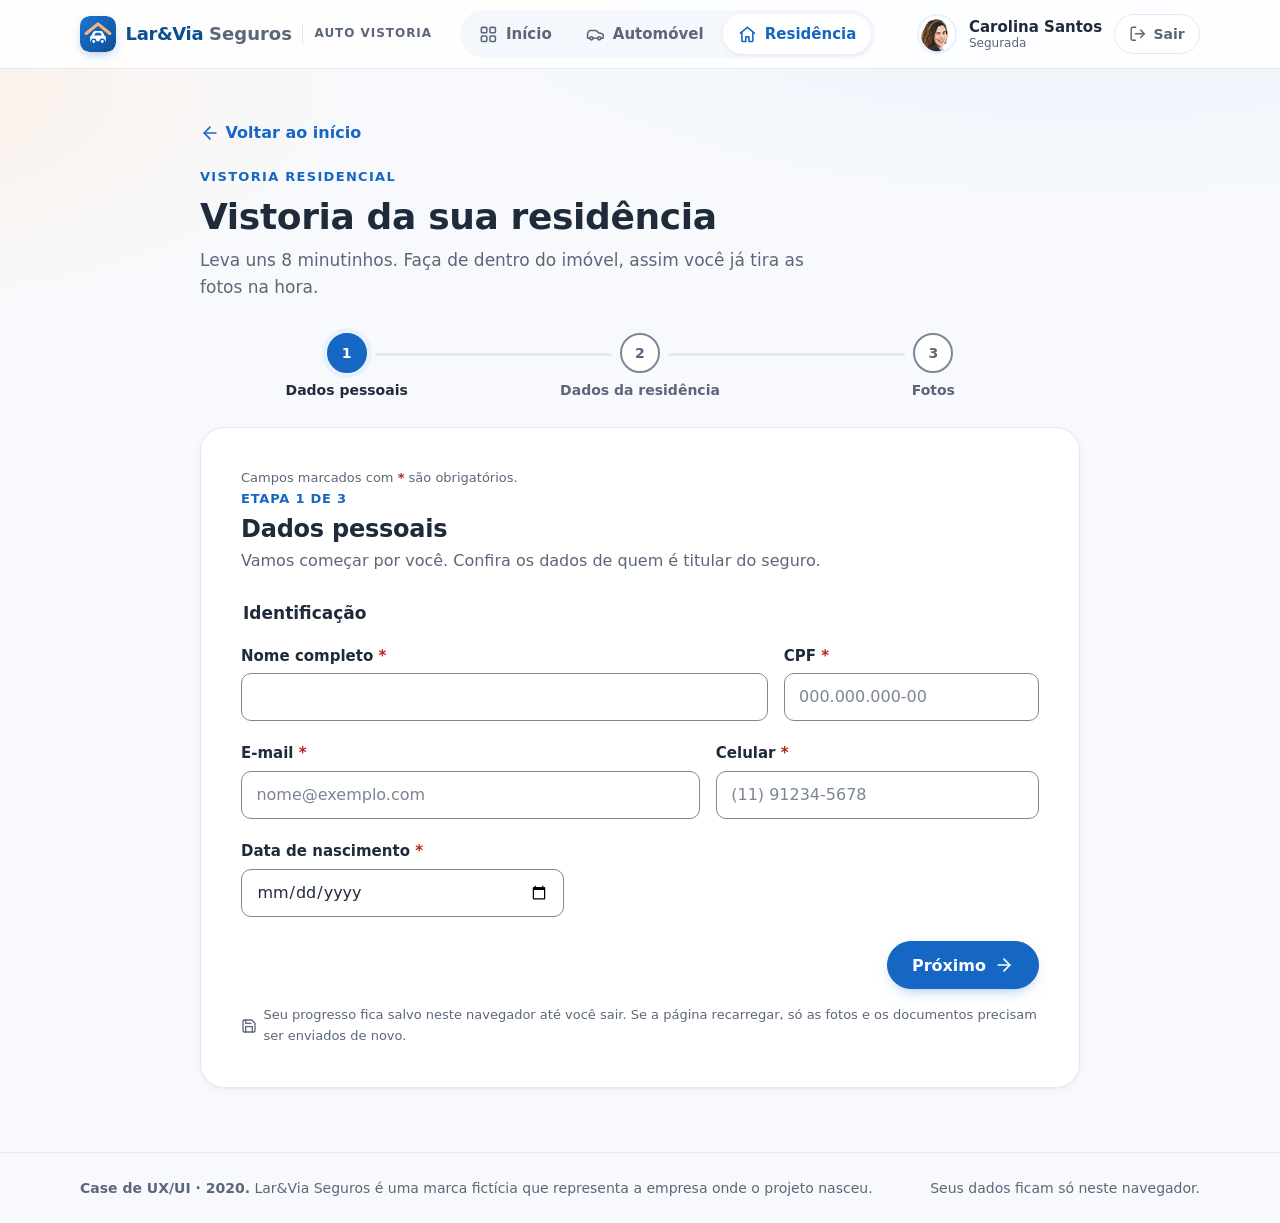
<file: vistoria-residencial.html>
<!DOCTYPE html>
<html lang="pt-BR">
  <head>
    <meta charset="utf-8">
    <meta name="viewport" content="width=device-width, initial-scale=1">
    <meta http-equiv="Content-Security-Policy" content="default-src 'self'; script-src 'self'; style-src 'self' https://fonts.googleapis.com; font-src 'self' https://fonts.gstatic.com; img-src 'self' data: blob:; connect-src 'self'; form-action 'self'; base-uri 'self'; object-src 'none'">
    <meta name="referrer" content="strict-origin-when-cross-origin">
    <meta name="robots" content="noindex, nofollow">
    <meta name="theme-color" content="#ffffff">
    <meta name="description" content="Fluxo de autovistoria residencial.">
    <title>Vistoria residencial | Auto Vistoria</title>
    <link rel="icon" type="image/svg+xml" href="img/favicon.svg">

    <link rel="preconnect" href="https://fonts.googleapis.com">
    <link rel="preconnect" href="https://fonts.gstatic.com" crossorigin>
    <link rel="stylesheet" href="https://fonts.googleapis.com/css2?family=Montserrat:wght@600;700&amp;family=Open+Sans:wght@400;600;700&amp;display=swap">
    <link rel="stylesheet" href="css/app.css">
  </head>
  <body>
    <a class="skip-link" href="#conteudo">Pular para o conteúdo</a>

    <header class="topbar">
      <div class="container topbar__inner">
        <a class="topbar__brand" href="home.html">
          <img class="brand__mark" src="img/favicon.svg" alt="" width="36" height="36">
          <span class="brand__name">Lar&amp;Via <span class="brand__sub">Seguros</span></span>
          <span class="topbar__product">Auto Vistoria</span>
          <span class="visually-hidden">, ir para o início</span>
        </a>
        <nav class="mainnav" aria-label="Principal">
          <ul>
            <li><a href="home.html"><svg class="icon" aria-hidden="true" focusable="false"><use href="img/icons.svg#i-grid"/></svg>Início</a></li>
            <li><a href="vistoria-automovel.html"><svg class="icon" aria-hidden="true" focusable="false"><use href="img/icons.svg#i-car"/></svg>Automóvel</a></li>
            <li><a href="vistoria-residencial.html" aria-current="page"><svg class="icon" aria-hidden="true" focusable="false"><use href="img/icons.svg#i-home"/></svg>Residência</a></li>
          </ul>
        </nav>
        <div class="usermenu">
          <img class="usermenu__avatar" src="img/perfil-usuario.png" alt="" width="40" height="40">
          <span class="usermenu__name">Carolina Santos <small>Segurada</small></span>
          <a class="usermenu__logout" href="login.html" data-logout>
            <svg class="icon" aria-hidden="true" focusable="false"><use href="img/icons.svg#i-logout"/></svg>Sair
          </a>
        </div>
      </div>
    </header>

    <main id="conteudo" tabindex="-1">
      <div class="container container--narrow">
        <a class="backlink" href="home.html"><svg class="icon" aria-hidden="true" focusable="false"><use href="img/icons.svg#i-arrow-left"/></svg>Voltar ao início</a>
        <div class="page-head">
          <span class="eyebrow">Vistoria residencial</span>
          <h1>Vistoria da sua residência</h1>
          <p>Leva uns 8 minutinhos. Faça de dentro do imóvel, assim você já tira as fotos na hora.</p>
        </div>

        <div data-wizard-area>
          <nav aria-label="Etapas da vistoria">
            <ol class="stepper">
              <li>
                <button class="stepper__btn" type="button">
                  <span class="stepper__dot"><svg class="icon" aria-hidden="true" focusable="false"><use href="img/icons.svg#i-check"/></svg></span>
                  <span class="stepper__label">Dados pessoais</span><span class="visually-hidden" data-step-state></span>
                </button>
              </li>
              <li>
                <button class="stepper__btn" type="button" disabled>
                  <span class="stepper__dot"><svg class="icon" aria-hidden="true" focusable="false"><use href="img/icons.svg#i-check"/></svg></span>
                  <span class="stepper__label">Dados da residência</span><span class="visually-hidden" data-step-state></span>
                </button>
              </li>
              <li>
                <button class="stepper__btn" type="button" disabled>
                  <span class="stepper__dot"><svg class="icon" aria-hidden="true" focusable="false"><use href="img/icons.svg#i-check"/></svg></span>
                  <span class="stepper__label">Fotos</span><span class="visually-hidden" data-step-state></span>
                </button>
              </li>
            </ol>
          </nav>

          <form class="card wizard" id="wizard" data-fluxo="residencial" data-nome-fluxo="Vistoria residencial" novalidate>
            <p class="hint">Campos marcados com <span class="req">*</span> são obrigatórios.</p>

            <div class="error-summary" tabindex="-1" hidden>
              <h3><svg class="icon" aria-hidden="true" focusable="false"><use href="img/icons.svg#i-alert"/></svg><span>Corrija os itens para continuar</span></h3>
              <ul></ul>
            </div>

            <section class="step" data-step="0" aria-labelledby="etapa-1-titulo">
              <div class="step__head">
                <span class="step__count">Etapa 1 de 3</span>
                <h2 id="etapa-1-titulo" tabindex="-1">Dados pessoais</h2>
                <p>Vamos começar por você. Confira os dados de quem é titular do seguro.</p>
              </div>
              <fieldset class="form-section">
                <legend>Identificação</legend>
                <div class="form-grid">
                  <div class="field span-8">
                    <label for="nome">Nome completo <span class="req" aria-hidden="true">*</span></label>
                    <input class="input" id="nome" name="nome" type="text" autocomplete="name" data-validate="nome" required>
                  </div>
                  <div class="field span-4">
                    <label for="cpf">CPF <span class="req" aria-hidden="true">*</span></label>
                    <input class="input" id="cpf" name="cpf" type="text" placeholder="000.000.000-00" inputmode="numeric" autocomplete="off" maxlength="14" data-mask="cpf" data-validate="cpf" required>
                  </div>
                  <div class="field span-7">
                    <label for="email">E-mail <span class="req" aria-hidden="true">*</span></label>
                    <input class="input" id="email" name="email" type="email" placeholder="nome@exemplo.com" autocomplete="email" data-validate="email" required>
                  </div>
                  <div class="field span-5">
                    <label for="telefone">Celular <span class="req" aria-hidden="true">*</span></label>
                    <input class="input" id="telefone" name="telefone" type="tel" placeholder="(11) 91234-5678" inputmode="tel" autocomplete="tel-national" maxlength="15" data-mask="telefone" data-validate="telefone" required>
                  </div>
                  <div class="field span-5">
                    <label for="nascimento">Data de nascimento <span class="req" aria-hidden="true">*</span></label>
                    <input class="input" id="nascimento" name="nascimento" type="date" autocomplete="bday" min="1900-01-01" data-validate="nascimento" required>
                  </div>
                </div>
              </fieldset>
            </section>

            <section class="step" data-step="1" aria-labelledby="etapa-2-titulo" hidden>
              <div class="step__head">
                <span class="step__count">Etapa 2 de 3</span>
                <h2 id="etapa-2-titulo" tabindex="-1">Dados da residência</h2>
                <p>Agora conte um pouco sobre o imóvel que vai ser segurado.</p>
              </div>
              <fieldset class="form-section">
                <legend>Endereço do imóvel</legend>
                <div class="form-grid">
                  <div class="field span-4">
                    <label for="cep">CEP <span class="req" aria-hidden="true">*</span></label>
                    <input class="input" id="cep" name="cep" type="text" placeholder="00000-000" inputmode="numeric" autocomplete="postal-code" maxlength="9" data-mask="cep" data-validate="cep" required>
                  </div>
                  <div class="field span-8">
                    <label for="logradouro">Rua, avenida… <span class="req" aria-hidden="true">*</span></label>
                    <input class="input" id="logradouro" name="logradouro" type="text" autocomplete="address-line1" required>
                  </div>
                  <div class="field span-3">
                    <label for="numero">Número <span class="req" aria-hidden="true">*</span></label>
                    <input class="input" id="numero" name="numero" type="text" autocomplete="off" maxlength="10" required>
                  </div>
                  <div class="field span-4">
                    <label for="complemento">Complemento <span class="opt">(opcional)</span></label>
                    <p class="hint" id="complemento-dica">Apartamento, bloco, casa…</p>
                    <input class="input" id="complemento" name="complemento" type="text" autocomplete="address-line2" aria-describedby="complemento-dica">
                  </div>
                  <div class="field span-5">
                    <label for="bairro">Bairro <span class="req" aria-hidden="true">*</span></label>
                    <input class="input" id="bairro" name="bairro" type="text" autocomplete="address-level3" required>
                  </div>
                  <div class="field span-8">
                    <label for="cidade">Cidade <span class="req" aria-hidden="true">*</span></label>
                    <input class="input" id="cidade" name="cidade" type="text" autocomplete="address-level2" required>
                  </div>
                  <div class="field span-4">
                    <label for="uf">Estado <span class="req" aria-hidden="true">*</span></label>
                    <select class="select" id="uf" name="uf" autocomplete="address-level1" required><option value="">Selecione</option><option value="AC">Acre (AC)</option><option value="AL">Alagoas (AL)</option><option value="AP">Amapá (AP)</option><option value="AM">Amazonas (AM)</option><option value="BA">Bahia (BA)</option><option value="CE">Ceará (CE)</option><option value="DF">Distrito Federal (DF)</option><option value="ES">Espírito Santo (ES)</option><option value="GO">Goiás (GO)</option><option value="MA">Maranhão (MA)</option><option value="MT">Mato Grosso (MT)</option><option value="MS">Mato Grosso do Sul (MS)</option><option value="MG">Minas Gerais (MG)</option><option value="PA">Pará (PA)</option><option value="PB">Paraíba (PB)</option><option value="PR">Paraná (PR)</option><option value="PE">Pernambuco (PE)</option><option value="PI">Piauí (PI)</option><option value="RJ">Rio de Janeiro (RJ)</option><option value="RN">Rio Grande do Norte (RN)</option><option value="RS">Rio Grande do Sul (RS)</option><option value="RO">Rondônia (RO)</option><option value="RR">Roraima (RR)</option><option value="SC">Santa Catarina (SC)</option><option value="SP">São Paulo (SP)</option><option value="SE">Sergipe (SE)</option><option value="TO">Tocantins (TO)</option></select>
                  </div>
                </div>
              </fieldset>
              <fieldset class="form-section">
                <legend>Tipo de imóvel <span class="req" aria-hidden="true">*</span></legend>
                <div class="chips">
                  <label class="chip"><input type="radio" id="tipo-imovel-0" name="tipo-imovel" value="casa" required><span><svg class="icon" aria-hidden="true" focusable="false"><use href="img/icons.svg#i-check"/></svg>Casa</span></label>
                  <label class="chip"><input type="radio" id="tipo-imovel-1" name="tipo-imovel" value="casa-condominio" required><span><svg class="icon" aria-hidden="true" focusable="false"><use href="img/icons.svg#i-check"/></svg>Casa em condomínio</span></label>
                  <label class="chip"><input type="radio" id="tipo-imovel-2" name="tipo-imovel" value="apartamento" required><span><svg class="icon" aria-hidden="true" focusable="false"><use href="img/icons.svg#i-check"/></svg>Apartamento</span></label>
                </div>
              </fieldset>
              <fieldset class="form-section">
                <legend>Quantidade de cômodos</legend>
                <div class="form-grid">
                  <div class="field span-3">
                    <label for="quartos">Quartos <span class="req" aria-hidden="true">*</span></label>
                    <input class="input" id="quartos" name="quartos" type="text" placeholder="0" inputmode="numeric" autocomplete="off" maxlength="2" data-mask="digitos" data-validate="intervalo" data-min="0" data-max="20" required>
                  </div>
                  <div class="field span-3">
                    <label for="salas">Salas <span class="req" aria-hidden="true">*</span></label>
                    <input class="input" id="salas" name="salas" type="text" placeholder="0" inputmode="numeric" autocomplete="off" maxlength="2" data-mask="digitos" data-validate="intervalo" data-min="0" data-max="20" required>
                  </div>
                  <div class="field span-3">
                    <label for="cozinhas">Cozinhas <span class="req" aria-hidden="true">*</span></label>
                    <input class="input" id="cozinhas" name="cozinhas" type="text" placeholder="1" inputmode="numeric" autocomplete="off" maxlength="2" data-mask="digitos" data-validate="intervalo" data-min="1" data-max="10" required>
                  </div>
                  <div class="field span-3">
                    <label for="banheiros">Banheiros <span class="req" aria-hidden="true">*</span></label>
                    <input class="input" id="banheiros" name="banheiros" type="text" placeholder="1" inputmode="numeric" autocomplete="off" maxlength="2" data-mask="digitos" data-validate="intervalo" data-min="1" data-max="20" required>
                  </div>
                  <div class="field span-6">
                    <label for="varandas">Varandas ou quintais <span class="opt">(opcional)</span></label>
                    <input class="input" id="varandas" name="varandas" type="text" placeholder="0" inputmode="numeric" autocomplete="off" maxlength="2" data-mask="digitos" data-validate="intervalo" data-min="0" data-max="10">
                  </div>
                  <div class="field span-6">
                    <label for="area">Área construída (m²) <span class="opt">(opcional)</span></label>
                    <input class="input" id="area" name="area" type="text" placeholder="Ex.: 85" inputmode="numeric" autocomplete="off" maxlength="5" data-mask="digitos" data-validate="intervalo" data-min="10" data-max="10000">
                  </div>
                </div>
              </fieldset>
            </section>

            <section class="step" data-step="2" aria-labelledby="etapa-3-titulo" hidden>
              <div class="step__head">
                <span class="step__count">Etapa 3 de 3</span>
                <h2 id="etapa-3-titulo" tabindex="-1">Fotos</h2>
                <p>Falta pouco! Envie uma foto de cada cômodo, de preferência com as luzes acesas ou as cortinas abertas.</p>
              </div>
              <div class="callout">
                <svg class="icon" aria-hidden="true" focusable="false"><use href="img/icons.svg#i-bulb"/></svg>
                <p>Use a imagem de cada card como exemplo. No celular, o botão abre a câmera ou a galeria. Aceitamos JPG, PNG, WEBP ou HEIC de até 10 MB.</p>
              </div>
              <div class="photo-progress">
                <div class="progressbar" aria-hidden="true"><span></span></div>
                <strong data-photo-count>0 de 4 fotos</strong>
              </div>
              <ul class="photos" aria-label="Fotos solicitadas">
                <li class="photo">
                  <div class="photo__media">
                    <img src="img/sala.png" alt="Referência: sala de estar com sofá e TV" width="230" height="230" loading="lazy">
                    <span class="photo__ref" aria-hidden="true">Referência</span>
                    <span class="photo__badge" aria-hidden="true"><svg class="icon" aria-hidden="true" focusable="false"><use href="img/icons.svg#i-check"/></svg></span>
                  </div>
                  <div class="photo__body">
                    <h3 class="photo__title" id="foto-sala-titulo">Sala</h3>
                    <p class="photo__state" id="foto-sala-estado">Pendente</p>
                    <div class="photo__actions">
                      <label class="photo__pick">
                        <input id="foto-sala" name="foto-sala" type="file" accept="image/jpeg,image/png,image/webp,image/heic,image/heif" aria-labelledby="foto-sala-acao foto-sala-titulo" aria-describedby="foto-sala-estado">
                        <span class="btn btn--primary btn--sm"><svg class="icon" aria-hidden="true" focusable="false"><use href="img/icons.svg#i-camera"/></svg><span id="foto-sala-acao">Enviar foto</span></span>
                      </label>
                      <button class="photo__remove" type="button" aria-label="Remover foto: Sala" hidden><svg class="icon" aria-hidden="true" focusable="false"><use href="img/icons.svg#i-trash"/></svg></button>
                    </div>
                  </div>
                </li>
                <li class="photo">
                  <div class="photo__media">
                    <img src="img/quarto.png" alt="Referência: quarto com cama" width="230" height="230" loading="lazy">
                    <span class="photo__ref" aria-hidden="true">Referência</span>
                    <span class="photo__badge" aria-hidden="true"><svg class="icon" aria-hidden="true" focusable="false"><use href="img/icons.svg#i-check"/></svg></span>
                  </div>
                  <div class="photo__body">
                    <h3 class="photo__title" id="foto-quarto-titulo">Quarto</h3>
                    <p class="photo__state" id="foto-quarto-estado">Pendente</p>
                    <div class="photo__actions">
                      <label class="photo__pick">
                        <input id="foto-quarto" name="foto-quarto" type="file" accept="image/jpeg,image/png,image/webp,image/heic,image/heif" aria-labelledby="foto-quarto-acao foto-quarto-titulo" aria-describedby="foto-quarto-estado">
                        <span class="btn btn--primary btn--sm"><svg class="icon" aria-hidden="true" focusable="false"><use href="img/icons.svg#i-camera"/></svg><span id="foto-quarto-acao">Enviar foto</span></span>
                      </label>
                      <button class="photo__remove" type="button" aria-label="Remover foto: Quarto" hidden><svg class="icon" aria-hidden="true" focusable="false"><use href="img/icons.svg#i-trash"/></svg></button>
                    </div>
                  </div>
                </li>
                <li class="photo">
                  <div class="photo__media">
                    <img src="img/cozinha.png" alt="Referência: cozinha com bancada e armários" width="230" height="230" loading="lazy">
                    <span class="photo__ref" aria-hidden="true">Referência</span>
                    <span class="photo__badge" aria-hidden="true"><svg class="icon" aria-hidden="true" focusable="false"><use href="img/icons.svg#i-check"/></svg></span>
                  </div>
                  <div class="photo__body">
                    <h3 class="photo__title" id="foto-cozinha-titulo">Cozinha</h3>
                    <p class="photo__state" id="foto-cozinha-estado">Pendente</p>
                    <div class="photo__actions">
                      <label class="photo__pick">
                        <input id="foto-cozinha" name="foto-cozinha" type="file" accept="image/jpeg,image/png,image/webp,image/heic,image/heif" aria-labelledby="foto-cozinha-acao foto-cozinha-titulo" aria-describedby="foto-cozinha-estado">
                        <span class="btn btn--primary btn--sm"><svg class="icon" aria-hidden="true" focusable="false"><use href="img/icons.svg#i-camera"/></svg><span id="foto-cozinha-acao">Enviar foto</span></span>
                      </label>
                      <button class="photo__remove" type="button" aria-label="Remover foto: Cozinha" hidden><svg class="icon" aria-hidden="true" focusable="false"><use href="img/icons.svg#i-trash"/></svg></button>
                    </div>
                  </div>
                </li>
                <li class="photo">
                  <div class="photo__media">
                    <img src="img/banheiro.png" alt="Referência: banheiro com pia e box" width="230" height="230" loading="lazy">
                    <span class="photo__ref" aria-hidden="true">Referência</span>
                    <span class="photo__badge" aria-hidden="true"><svg class="icon" aria-hidden="true" focusable="false"><use href="img/icons.svg#i-check"/></svg></span>
                  </div>
                  <div class="photo__body">
                    <h3 class="photo__title" id="foto-banheiro-titulo">Banheiro</h3>
                    <p class="photo__state" id="foto-banheiro-estado">Pendente</p>
                    <div class="photo__actions">
                      <label class="photo__pick">
                        <input id="foto-banheiro" name="foto-banheiro" type="file" accept="image/jpeg,image/png,image/webp,image/heic,image/heif" aria-labelledby="foto-banheiro-acao foto-banheiro-titulo" aria-describedby="foto-banheiro-estado">
                        <span class="btn btn--primary btn--sm"><svg class="icon" aria-hidden="true" focusable="false"><use href="img/icons.svg#i-camera"/></svg><span id="foto-banheiro-acao">Enviar foto</span></span>
                      </label>
                      <button class="photo__remove" type="button" aria-label="Remover foto: Banheiro" hidden><svg class="icon" aria-hidden="true" focusable="false"><use href="img/icons.svg#i-trash"/></svg></button>
                    </div>
                  </div>
                </li>
              </ul>
            </section>

            <div class="wizard__actions">
              <button class="btn" type="button" data-prev hidden><svg class="icon" aria-hidden="true" focusable="false"><use href="img/icons.svg#i-arrow-left"/></svg>Anterior</button>
              <button class="btn btn--primary btn--next" type="submit" data-next>Próximo<svg class="icon" aria-hidden="true" focusable="false"><use href="img/icons.svg#i-arrow-right"/></svg></button>
              <button class="btn btn--success btn--finish" type="submit" data-finish hidden><svg class="icon" aria-hidden="true" focusable="false"><use href="img/icons.svg#i-send"/></svg>Finalizar vistoria</button>
            </div>
            <p class="save-note"><svg class="icon" aria-hidden="true" focusable="false"><use href="img/icons.svg#i-save"/></svg>Seu progresso fica salvo neste navegador até você sair. Se a página recarregar, só as fotos e os documentos precisam ser enviados de novo.</p>
          </form>
        </div>

        <section class="card success" data-success hidden aria-labelledby="sucesso-titulo">
          <div class="success__icon"><svg class="icon" aria-hidden="true" focusable="false"><use href="img/icons.svg#i-check"/></svg></div>
          <h2 id="sucesso-titulo" tabindex="-1">Prontinho, vistoria enviada!</h2>
          <p>Recebemos seus dados e suas fotos. A análise leva até 2 dias úteis, e a gente avisa por e-mail assim que terminar.</p>
          <p data-sent-at></p>
          <div class="protocol">
            <span>Seu número de protocolo</span>
            <strong data-protocol>…</strong>
          </div>
          <div class="success__actions">
            <a class="btn btn--primary" href="home.html"><svg class="icon" aria-hidden="true" focusable="false"><use href="img/icons.svg#i-grid"/></svg>Voltar ao início</a>
            <button class="btn" type="button" data-new>Fazer nova vistoria</button>
          </div>
        </section>
      </div>
    </main>

    <dialog class="dialog" id="confirmar" aria-labelledby="confirmar-titulo" aria-describedby="confirmar-desc">
      <div class="dialog__body">
        <h2 id="confirmar-titulo">Tudo certo para enviar?</h2>
        <p id="confirmar-desc"><span data-dialog-summary></span> Depois do envio, não dá mais para alterar nada.</p>
      </div>
      <div class="dialog__actions">
        <button class="btn" type="button" data-dialog-cancel>Quero revisar</button>
        <button class="btn btn--success" type="button" data-dialog-confirm><svg class="icon" aria-hidden="true" focusable="false"><use href="img/icons.svg#i-send"/></svg><span>Sim, enviar</span></button>
      </div>
    </dialog>

    <footer class="footer">
      <div class="container">
        <span><strong>Case de UX/UI · 2020.</strong> Lar&amp;Via Seguros é uma marca fictícia que representa a empresa onde o projeto nasceu.</span>
        <span>Seus dados ficam só neste navegador.</span>
      </div>
    </footer>

    <script src="js/common.js"></script>
    <script src="js/vistoria.js"></script>
  </body>
</html>
</file>
<file: css/app.css>
/*
 * Auto Vistoria: design system do protótipo.
 * CSS puro, sem framework. Tema claro, com cores suaves e tokens no :root.
 * Contrastes pensados para WCAG 2.2 AA (texto ≥ 4.5:1, componentes ≥ 3:1).
 */

/* ------------------------------------------------------------------ Tokens */
:root {
  color-scheme: light;

  --font-sans: "Open Sans", system-ui, -apple-system, "Segoe UI", Roboto, Arial, sans-serif;
  --font-display: "Montserrat", var(--font-sans);

  --bg: #f7f9fc;
  --bg-tint: radial-gradient(1200px 500px at 85% -10%, #e9f2fe 0%, transparent 60%),
             radial-gradient(900px 420px at -10% 10%, #fdf1e8 0%, transparent 55%);
  --surface: #ffffff;
  --surface-2: #f4f7fb;
  --text: #1f2b3b;
  --text-muted: #5b6779;
  --border: #e4e9f1;
  --border-strong: #7b8796;      /* bordas de campos: ≥ 3:1 sobre a superfície */

  --brand-700: #0b4f93;
  --brand-600: #1667c4;
  --brand-500: #4a90e2;
  --brand-100: #e8f1fd;
  --brand-50: #f3f8ff;

  --primary: #1667c4;            /* fundo de botão: branco sobre ele = 5.6:1 */
  --primary-hover: #0f57a9;
  --on-primary: #ffffff;
  --link: #1667c4;

  --accent: #b5561a;             /* laranja suave da vistoria residencial */
  --accent-100: #fdf0e6;

  --success: #1b7a43;
  --success-100: #e9f7ef;
  --warning: #8a5300;
  --warning-100: #fff5e1;
  --danger: #b42318;
  --danger-100: #fdeeed;

  --focus-ring: 0 0 0 3px var(--surface), 0 0 0 6px var(--brand-500);

  --radius-sm: 10px;
  --radius: 16px;
  --radius-lg: 24px;
  --shadow-sm: 0 1px 2px rgb(30 55 90 / .04), 0 2px 8px rgb(30 55 90 / .04);
  --shadow: 0 12px 32px -12px rgb(30 60 110 / .16);
  --shadow-lg: 0 24px 60px -20px rgb(30 60 110 / .28);

  --container: 1120px;
  --ease: cubic-bezier(.2, .8, .2, 1);
}

/* -------------------------------------------------------------------- Base */
*,
*::before,
*::after { box-sizing: border-box; }

html {
  -webkit-text-size-adjust: 100%;
  text-size-adjust: 100%;
  scroll-behavior: smooth;
}

body {
  margin: 0;
  min-height: 100vh;
  min-height: 100dvh;
  display: flex;
  flex-direction: column;
  font-family: var(--font-sans);
  font-size: 1rem;
  line-height: 1.6;
  color: var(--text);
  background: var(--bg-tint), var(--bg);
  background-attachment: fixed;
  -webkit-font-smoothing: antialiased;
}

img, svg { display: block; max-width: 100%; }
img { height: auto; }

h1, h2, h3, h4 {
  margin: 0 0 .5rem;
  font-family: var(--font-display);
  font-weight: 700;
  line-height: 1.2;
  letter-spacing: -.01em;
}
h1 { font-size: clamp(1.6rem, 1.2rem + 1.6vw, 2.25rem); }
h2 { font-size: clamp(1.25rem, 1.1rem + .6vw, 1.5rem); }
h3 { font-size: 1.0625rem; }

p { margin: 0 0 1rem; }

a { color: var(--link); text-underline-offset: .2em; }
a:hover { text-decoration-thickness: 2px; }

:focus-visible {
  outline: 3px solid transparent;  /* mantém o foco visível no modo de alto contraste */
  box-shadow: var(--focus-ring);
  border-radius: var(--radius-sm);
}

[hidden] { display: none !important; }

.visually-hidden {
  position: absolute !important;
  width: 1px; height: 1px;
  padding: 0; margin: -1px;
  overflow: hidden;
  clip: rect(0 0 0 0);
  white-space: nowrap;
  border: 0;
}

.skip-link {
  position: absolute;
  top: .75rem; left: .75rem;
  z-index: 100;
  padding: .75rem 1rem;
  border-radius: var(--radius-sm);
  background: var(--surface);
  color: var(--text);
  font-weight: 700;
  box-shadow: var(--shadow);
  transform: translateY(-200%);
}
.skip-link:focus { transform: none; }

.container {
  width: min(100% - 2.5rem, var(--container));
  margin-inline: auto;
}
.container--narrow { --container: 880px; }

.icon {
  width: 1.25em;
  height: 1.25em;
  flex: none;
  fill: none;
  stroke: currentColor;
  stroke-width: 2;
  stroke-linecap: round;
  stroke-linejoin: round;
}

/* ----------------------------------------------------------------- Header */
.topbar {
  position: sticky;
  top: 0;
  z-index: 20;
  color: var(--text);
  background: rgb(255 255 255 / .86);
  -webkit-backdrop-filter: saturate(1.4) blur(12px);
  backdrop-filter: saturate(1.4) blur(12px);
  border-bottom: 1px solid var(--border);
}
.topbar__inner {
  display: flex;
  align-items: center;
  gap: 1rem 1.5rem;
  min-height: 4.25rem;
  flex-wrap: wrap;
}
.topbar__brand {
  display: inline-flex;
  align-items: center;
  gap: .6rem;
  color: var(--text);
  text-decoration: none;
  padding: .25rem;
  margin-left: -.25rem;
}

/* Marca fictícia Lar&Via Seguros: símbolo + nome em texto (acessível e nítido em qualquer tela). */
.brand { display: inline-flex; align-items: center; gap: .6rem; }
.brand__mark { width: 2.25rem; height: 2.25rem; flex: none; border-radius: .6rem; box-shadow: 0 4px 12px -4px rgb(22 103 196 / .5); }
.brand__name {
  font: 700 1.125rem/1 var(--font-display);
  letter-spacing: -.02em;
  color: var(--brand-700);
  white-space: nowrap;
}
.brand__sub { font-weight: 600; color: var(--text-muted); letter-spacing: 0; }
.brand--light .brand__name { color: #fff; }
.brand--light .brand__sub { color: #c9d6e8; }
.topbar__product {
  font-family: var(--font-display);
  font-weight: 600;
  font-size: .75rem;
  letter-spacing: .08em;
  text-transform: uppercase;
  color: var(--text-muted);
  padding-left: .75rem;
  border-left: 1px solid var(--border);
}

.mainnav { margin-right: auto; }
.mainnav ul {
  display: flex;
  gap: .25rem;
  margin: 0;
  padding: .25rem;
  list-style: none;
  border-radius: 999px;
  background: var(--surface-2);
}
.mainnav a {
  display: inline-flex;
  align-items: center;
  gap: .5rem;
  min-height: 2.5rem;
  padding: .45rem .95rem;
  border-radius: 999px;
  color: var(--text-muted);
  font-weight: 600;
  font-size: .9375rem;
  text-decoration: none;
  transition: background-color .2s, color .2s, box-shadow .2s;
}
.mainnav a:hover { color: var(--text); background: rgb(255 255 255 / .7); }
.mainnav a[aria-current="page"] {
  background: var(--surface);
  color: var(--brand-600);
  box-shadow: var(--shadow-sm);
}

.usermenu {
  display: flex;
  align-items: center;
  gap: .75rem;
}
.usermenu__avatar {
  width: 2.5rem;
  height: 2.5rem;
  border-radius: 50%;
  border: 2px solid var(--brand-100);
}
.usermenu__name { font-weight: 600; font-size: .9375rem; line-height: 1.2; }
.usermenu__name small { display: block; font-weight: 400; color: var(--text-muted); font-size: .75rem; }
.usermenu__logout {
  display: inline-flex;
  align-items: center;
  gap: .4rem;
  min-height: 2.5rem;
  padding: .45rem .9rem;
  border: 1px solid var(--border);
  border-radius: 999px;
  background: var(--surface);
  color: var(--text-muted);
  font-weight: 600;
  font-size: .875rem;
  text-decoration: none;
  transition: color .2s, border-color .2s, background-color .2s;
}
.usermenu__logout:hover { color: var(--danger); border-color: #f2c4c0; background: var(--danger-100); }

@media (max-width: 760px) {
  .topbar__inner { padding-block: .6rem; }
  .topbar__product, .usermenu__name { display: none; }
  .mainnav { order: 3; width: 100%; margin: 0; }
  .mainnav ul { justify-content: space-between; }
  .mainnav li { flex: 1; }
  .mainnav a { width: 100%; justify-content: center; padding-inline: .5rem; font-size: .875rem; }
  .usermenu { margin-left: auto; }
}

/* ------------------------------------------------------------ Page layout */
main { flex: 1; padding-block: clamp(1.5rem, 1rem + 2vw, 3rem) 4rem; }
main:focus { outline: none; }

/* Rolagens programáticas não deixam o alvo escondido sob o cabeçalho fixo. */
[data-wizard-area], .error-summary, .field, .photo, .doc-upload, fieldset, .success { scroll-margin-top: 6rem; }
@media (max-width: 760px) {
  [data-wizard-area], .error-summary, .field, .photo, .doc-upload, fieldset, .success { scroll-margin-top: 9rem; }
}

.page-head { margin-bottom: 2rem; }
.page-head p { color: var(--text-muted); font-size: 1.0625rem; max-width: 60ch; }
.eyebrow {
  display: inline-block;
  margin-bottom: .5rem;
  font-family: var(--font-display);
  font-size: .8125rem;
  font-weight: 700;
  letter-spacing: .1em;
  text-transform: uppercase;
  color: var(--link);
}

.backlink {
  display: inline-flex;
  align-items: center;
  gap: .35rem;
  min-height: 2.75rem;
  margin-bottom: .5rem;
  font-weight: 600;
  text-decoration: none;
}
.backlink:hover { text-decoration: underline; }

.footer {
  padding-block: 1.5rem;
  border-top: 1px solid var(--border);
  color: var(--text-muted);
  font-size: .875rem;
}
.footer .container { display: flex; flex-wrap: wrap; gap: .5rem 1.5rem; justify-content: space-between; }

/* ---------------------------------------------------------------- Buttons */
.btn {
  --btn-bg: var(--surface);
  --btn-fg: var(--text);
  --btn-border: var(--border-strong);
  display: inline-flex;
  align-items: center;
  justify-content: center;
  gap: .5rem;
  min-height: 3rem;
  padding: .75rem 1.5rem;
  border: 1.5px solid var(--btn-border);
  border-radius: 999px;
  background: var(--btn-bg);
  color: var(--btn-fg);
  font: 600 1rem/1.2 var(--font-sans);
  text-decoration: none;
  cursor: pointer;
  transition: background-color .2s, border-color .2s, transform .1s, box-shadow .2s;
}
.btn:hover { background: var(--surface-2); }
.btn:active { transform: translateY(1px); }
.btn[disabled], .btn[aria-disabled="true"] { opacity: .55; cursor: not-allowed; }

.btn--primary { --btn-bg: var(--primary); --btn-fg: var(--on-primary); --btn-border: var(--primary); }
.btn--primary { box-shadow: 0 6px 16px -8px rgb(22 103 196 / .6); }
.btn--primary:hover { background: var(--primary-hover); border-color: var(--primary-hover); }
.btn--success { --btn-bg: var(--success); --btn-fg: #fff; --btn-border: var(--success); }
.btn--success:hover { background: #156637; border-color: #156637; }
.btn--ghost { --btn-bg: transparent; --btn-border: transparent; color: var(--link); }
.btn--ghost:hover { background: var(--brand-50); }
.btn--sm { min-height: 2.5rem; padding: .5rem 1rem; font-size: .875rem; }
.btn--block { width: 100%; }

/* ------------------------------------------------------------------ Cards */
.card {
  background: var(--surface);
  border: 1px solid var(--border);
  border-radius: var(--radius-lg);
  box-shadow: var(--shadow-sm);
}

/* ------------------------------------------------------------------ Badge */
.badge {
  display: inline-flex;
  align-items: center;
  gap: .35rem;
  padding: .25rem .65rem;
  border-radius: 999px;
  font-size: .8125rem;
  font-weight: 700;
  line-height: 1.3;
  background: var(--surface-2);
  color: var(--text-muted);
  border: 1px solid var(--border);
}
.badge--progress { background: var(--warning-100); color: var(--warning); border-color: transparent; }
.badge--done { background: var(--success-100); color: var(--success); border-color: transparent; }

/* ================================================================== LOGIN */
/* A tela de login usa uma paleta escura própria: os tokens são redefinidos só aqui,
   então os componentes (campos, botões, erros) se adaptam sem regras duplicadas. */
.login {
  color-scheme: dark;
  --bg: #0a1220;
  --surface: #0f1a2c;
  --surface-2: #15233a;
  --text: #eaf0f8;
  --text-muted: #a8b6c8;
  --border: #22334c;
  --border-strong: #7387a3;      /* ≥ 3:1 sobre o painel */
  --brand-50: #13243d;
  --brand-100: #1b3354;
  --primary: #1f6fd1;            /* branco sobre ele = 4.9:1 */
  --primary-hover: #1a60b8;      /* branco sobre ele = 6.1:1 */
  --link: #8ec5ff;
  --danger: #ff9e94;
  --danger-100: #3a1a1d;
  --focus-ring: 0 0 0 3px var(--surface), 0 0 0 6px #8ec5ff;

  display: grid;
  grid-template-columns: minmax(0, 1.15fr) minmax(0, 1fr);
  min-height: 100vh;
  min-height: 100dvh;
  color: var(--text);
  background: var(--bg);
}
.login__media {
  position: relative;
  display: flex;
  flex-direction: column;
  justify-content: flex-end;
  gap: 1rem;
  padding: clamp(2rem, 5vw, 4rem);
  color: #fff;
  background:
    linear-gradient(180deg, rgb(8 16 30 / .35) 0%, rgb(8 16 30 / .7) 55%, rgb(8 16 30 / .95) 100%),
    url("../img/login-bg.jpg") center / cover no-repeat,
    #0a1220;
}
.login__top {
  position: absolute;
  top: clamp(2rem, 5vw, 4rem);
  left: clamp(2rem, 5vw, 4rem);
  right: clamp(2rem, 5vw, 4rem);
  display: flex;
  flex-wrap: wrap;
  align-items: center;
  justify-content: space-between;
  gap: .75rem 1rem;
}
.login__top .brand__mark { width: 2.5rem; height: 2.5rem; box-shadow: 0 6px 18px -6px rgb(0 0 0 / .6); }
.login__top .brand__name { font-size: 1.375rem; }
.case-tag {
  padding: .3rem .75rem;
  border-radius: 999px;
  border: 1px dashed rgb(255 255 255 / .45);
  color: #e3eaf5;
  font-size: .75rem;
  font-weight: 700;
  letter-spacing: .04em;
  text-transform: uppercase;
}
.login__media h2 { font-size: clamp(1.75rem, 1.2rem + 2vw, 2.75rem); max-width: 16ch; color: #fff; }
.login__media p { max-width: 44ch; font-size: 1.0625rem; color: #d3dceb; margin: 0; }
.login__highlights { display: flex; flex-wrap: wrap; gap: .5rem; margin: .75rem 0 0; padding: 0; list-style: none; font-weight: 600; font-size: .875rem; }
.login__highlights li {
  display: inline-flex;
  align-items: center;
  gap: .4rem;
  padding: .4rem .8rem;
  border-radius: 999px;
  background: rgb(255 255 255 / .1);
  border: 1px solid rgb(255 255 255 / .18);
  color: #fff;
  -webkit-backdrop-filter: blur(6px);
  backdrop-filter: blur(6px);
}
.login__highlights .icon { color: #8ec5ff; }

.login__panel {
  display: grid;
  place-items: center;
  padding: clamp(1.5rem, 5vw, 4rem);
  background:
    radial-gradient(600px 400px at 100% 0%, rgb(31 111 209 / .18), transparent 70%),
    var(--surface);
  border-left: 1px solid var(--border);
}
.login__form { width: min(100%, 400px); }
.login__form h1 { margin-bottom: .25rem; }
.login__form > p { color: var(--text-muted); margin-bottom: 2rem; }
.login__submit { margin-top: 1.5rem; }
.login .btn--primary { box-shadow: 0 8px 24px -10px rgb(31 111 209 / .8); }
.login .input { background: var(--surface-2); }
.login__demo {
  margin-top: 1.5rem;
  padding: 1rem 1.1rem;
  border-radius: var(--radius);
  background: var(--brand-50);
  border: 1px solid var(--brand-100);
  font-size: .875rem;
}
.login__demo p { margin: 0 0 .5rem; }
.login__demo .btn { margin-left: -.5rem; }

@media (max-width: 860px) {
  .login { grid-template-columns: 1fr; grid-template-rows: auto 1fr; }
  .login__media { min-height: 240px; padding-top: 8.5rem; }
  .login__top .brand__name { font-size: 1.125rem; }
  .login__media p, .login__highlights { display: none; }
  .login__panel { border-left: 0; border-top: 1px solid var(--border); }
}

/* =================================================================== HOME */
.hero {
  display: flex;
  flex-wrap: wrap;
  align-items: flex-end;
  justify-content: space-between;
  gap: 1rem 2rem;
  margin-bottom: 2rem;
}
.hero h1 { margin-bottom: .35rem; }
.hero p { margin: 0; color: var(--text-muted); font-size: 1.0625rem; max-width: 56ch; }

.choice-grid {
  display: grid;
  grid-template-columns: repeat(auto-fit, minmax(min(100%, 340px), 1fr));
  gap: 1.5rem;
  margin: 0 0 3rem;
  padding: 0;
  list-style: none;
}

.choice {
  --tone: 22 103 196;            /* cor do card (RGB): azul no automóvel */
  position: relative;
  display: flex;
  flex-direction: column;
  height: 100%;
  overflow: hidden;
  transition: transform .35s var(--ease), box-shadow .35s var(--ease), border-color .35s;
}
.choice--home { --tone: 181 86 26; }  /* cobre na residência */
.choice:hover,
.choice:focus-within {
  transform: translateY(-6px);
  border-color: rgb(var(--tone) / .25);
  box-shadow: 0 28px 48px -24px rgb(var(--tone) / .45), 0 2px 6px rgb(var(--tone) / .08);
}

.choice__media {
  position: relative;
  aspect-ratio: 16 / 9;
  overflow: hidden;
  background: rgb(var(--tone));
  isolation: isolate;
}
.choice__media img {
  width: 100%;
  height: 100%;
  object-fit: cover;
  transform: scale(1.02);
  transition: transform 1.2s var(--ease), filter .6s var(--ease);
}
.choice:hover .choice__media img { transform: scale(1.09); filter: saturate(1.12) contrast(1.04); }

/* Degradê na cor do card: dá profundidade e destaca ícone e status. */
.choice__media::after {
  content: "";
  position: absolute;
  inset: 0;
  background:
    linear-gradient(180deg, rgb(var(--tone) / 0) 45%, rgb(var(--tone) / .55) 100%),
    radial-gradient(120% 80% at 100% 0%, rgb(255 255 255 / .18), transparent 55%);
  pointer-events: none;
}
/* Faixa de brilho que atravessa a imagem no hover. */
.choice__media::before {
  content: "";
  position: absolute;
  inset: 0;
  z-index: 1;
  background: linear-gradient(115deg, transparent 35%, rgb(255 255 255 / .38) 50%, transparent 65%);
  transform: translateX(-120%);
  transition: transform 1s var(--ease);
  pointer-events: none;
}
.choice:hover .choice__media::before { transform: translateX(120%); }

.choice__icon {
  position: absolute;
  left: 1.25rem;
  bottom: 1.25rem;
  z-index: 2;
  display: grid;
  place-items: center;
  width: 3.25rem;
  height: 3.25rem;
  border-radius: 1rem;
  color: #fff;
  background: rgb(255 255 255 / .2);
  border: 1px solid rgb(255 255 255 / .5);
  -webkit-backdrop-filter: blur(10px) saturate(1.4);
  backdrop-filter: blur(10px) saturate(1.4);
  box-shadow: 0 8px 24px -8px rgb(0 0 0 / .35), inset 0 1px 0 rgb(255 255 255 / .35);
  transition: transform .35s var(--ease), background-color .35s;
}
.choice:hover .choice__icon { transform: translateY(-3px) rotate(-4deg); background: rgb(255 255 255 / .3); }
.choice__icon .icon { width: 1.6rem; height: 1.6rem; }
.choice__status { position: absolute; top: 1rem; right: 1rem; z-index: 2; }
.choice__status .badge { background: rgb(255 255 255 / .9); color: #3a4757; border: 1px solid rgb(255 255 255 / .6); box-shadow: 0 4px 14px -4px rgb(0 0 0 / .25); -webkit-backdrop-filter: blur(8px); backdrop-filter: blur(8px); }
.choice__status .badge--progress { color: #7a4900; }
.choice__status .badge--done { color: #0e5f30; }

.choice__body { display: flex; flex-direction: column; gap: .75rem; flex: 1; padding: 1.5rem; }
.choice__body h2 { margin: 0; }
.choice__body p { margin: 0; color: var(--text-muted); }
.choice__meta {
  display: flex;
  flex-wrap: wrap;
  gap: .5rem 1.25rem;
  margin: 0;
  padding: 0;
  list-style: none;
  font-size: .875rem;
  color: var(--text-muted);
}
.choice__meta li { display: inline-flex; align-items: center; gap: .4rem; }
.choice__progress { margin-top: .25rem; }
.choice__footer { margin-top: auto; padding-top: .5rem; display: flex; flex-wrap: wrap; align-items: center; gap: .75rem 1rem; }

/* O link principal cobre o card inteiro (alvo grande), mantendo um único ponto de foco. */
.choice__link { text-decoration: none; }
.choice__link::after { content: ""; position: absolute; inset: 0; z-index: 2; border-radius: inherit; }
.choice__link:focus-visible { box-shadow: none; }
.choice:has(.choice__link:focus-visible) { box-shadow: var(--focus-ring); }
.choice__secondary { position: relative; z-index: 3; }

.progressbar {
  height: .5rem;
  border-radius: 999px;
  background: var(--surface-2);
  border: 1px solid var(--border);
  overflow: hidden;
}
.progressbar span {
  display: block;
  height: 100%;
  width: var(--value, 0%);
  border-radius: inherit;
  background: var(--primary);
  transition: width .4s var(--ease);
}

.section-title { margin-bottom: 1.25rem; }

.howto {
  display: grid;
  grid-template-columns: repeat(auto-fit, minmax(min(100%, 230px), 1fr));
  gap: 1rem;
  margin: 0 0 3rem;
  padding: 0;
  list-style: none;
  counter-reset: howto;
}
.howto li {
  position: relative;
  padding: 1.25rem 1.25rem 1.25rem 4.25rem;
  counter-increment: howto;
}
.howto li::before {
  content: counter(howto);
  position: absolute;
  left: 1.25rem;
  top: 1.25rem;
  display: grid;
  place-items: center;
  width: 2.25rem;
  height: 2.25rem;
  border-radius: 50%;
  background: var(--brand-50);
  border: 1px solid var(--brand-100);
  color: var(--link);
  font: 700 1rem var(--font-display);
}
.howto h3 { margin-bottom: .25rem; }
.howto p { margin: 0; color: var(--text-muted); font-size: .9375rem; }

.tips {
  display: grid;
  grid-template-columns: auto 1fr;
  gap: 1rem 1.25rem;
  padding: 1.5rem;
  border-radius: var(--radius-lg);
  background: linear-gradient(135deg, var(--brand-50), #fdf6ef);
  border: 1px solid var(--border);
}
.tips > .icon { width: 2rem; height: 2rem; color: var(--link); }
.tips h2 { font-size: 1.125rem; }
.tips ul { margin: 0; padding-left: 1.1rem; }
.tips li + li { margin-top: .25rem; }

/* ================================================================== FORMS */
.field { display: flex; flex-direction: column; gap: .35rem; min-width: 0; }
.field label,
.field .label,
fieldset > legend {
  font-weight: 600;
  font-size: .9375rem;
  color: var(--text);
}
.req { color: var(--danger); font-weight: 700; }
.opt { color: var(--text-muted); font-weight: 400; font-size: .8125rem; }
.hint { margin: 0; font-size: .8125rem; color: var(--text-muted); }

.input,
.select {
  width: 100%;
  min-height: 3rem;
  padding: .7rem .9rem;
  border: 1.5px solid var(--border-strong);
  border-radius: var(--radius-sm);
  background: var(--surface);
  color: var(--text);
  font: 400 1rem/1.4 var(--font-sans);
  transition: border-color .15s, box-shadow .15s;
}
.input::placeholder { color: var(--text-muted); opacity: .8; }
.input:hover, .select:hover { border-color: var(--text-muted); }
.input:focus-visible, .select:focus-visible {
  outline: none;
  border-color: var(--brand-500);
  box-shadow: 0 0 0 3px rgb(10 120 209 / .3);
  border-radius: var(--radius-sm);
}
.select {
  appearance: none;
  padding-right: 2.5rem;
  background-image: url("data:image/svg+xml,%3Csvg xmlns='http://www.w3.org/2000/svg' width='16' height='16' viewBox='0 0 24 24' fill='none' stroke='%23556172' stroke-width='2.5' stroke-linecap='round' stroke-linejoin='round'%3E%3Cpath d='m6 9 6 6 6-6'/%3E%3C/svg%3E");
  background-repeat: no-repeat;
  background-position: right .9rem center;
}
.input[aria-invalid="true"], .select[aria-invalid="true"] { border-color: var(--danger); }
.input[aria-invalid="true"]:focus-visible { box-shadow: 0 0 0 3px rgb(180 35 24 / .25); }

.field-error {
  display: flex;
  align-items: flex-start;
  gap: .35rem;
  margin: 0;
  font-size: .875rem;
  font-weight: 600;
  color: var(--danger);
}
.field-error .icon { width: 1.05rem; height: 1.05rem; margin-top: .15rem; }

.form-grid {
  display: grid;
  grid-template-columns: repeat(12, minmax(0, 1fr));
  gap: 1.25rem 1rem;
}
.form-grid > * { grid-column: span 12; }
@media (min-width: 640px) {
  .span-3 { grid-column: span 3; }
  .span-4 { grid-column: span 4; }
  .span-5 { grid-column: span 5; }
  .span-6 { grid-column: span 6; }
  .span-7 { grid-column: span 7; }
  .span-8 { grid-column: span 8; }
  .span-9 { grid-column: span 9; }
}

fieldset { margin: 0; padding: 0; border: 0; min-width: 0; }
.form-section + .form-section { margin-top: 2rem; padding-top: 2rem; border-top: 1px solid var(--border); }
.form-section > legend,
.form-section > h3 {
  float: left;          /* faz a legend respeitar o padding do fieldset */
  width: 100%;
  margin-bottom: 1.25rem;
  font: 700 1.0625rem/1.3 var(--font-display);
}
.form-section > legend + * { clear: both; }

/* Grupo de chips (checkbox) */
.chips { display: flex; flex-wrap: wrap; gap: .6rem; }
.chip { position: relative; }
.chip input {
  position: absolute;
  opacity: 0;
  inset: 0;
  width: 100%;
  height: 100%;
  margin: 0;
  cursor: pointer;
}
.chip span {
  display: inline-flex;
  align-items: center;
  gap: .4rem;
  min-height: 2.75rem;
  padding: .5rem 1rem;
  border: 1.5px solid var(--border-strong);
  border-radius: 999px;
  background: var(--surface);
  font-size: .9375rem;
  font-weight: 600;
  transition: background-color .15s, border-color .15s, color .15s;
}
.chip span .icon { display: none; width: 1rem; height: 1rem; }
.chip input:checked + span { background: var(--brand-100); border-color: var(--link); color: var(--link); }
.chip input:checked + span .icon { display: block; }
.chip input:hover + span { border-color: var(--text-muted); }
.chip input:focus-visible + span { box-shadow: var(--focus-ring); }

/* Upload de documentos */
.docs { display: grid; grid-template-columns: repeat(auto-fit, minmax(min(100%, 220px), 1fr)); gap: 1rem; }
.doc-upload {
  position: relative;
  display: flex;
  align-items: center;
  gap: .9rem;
  padding: 1rem;
  border: 1.5px dashed var(--border-strong);
  border-radius: var(--radius);
  background: var(--surface-2);
  transition: border-color .15s, background-color .15s;
}
.doc-upload:hover { border-color: var(--link); }
.doc-upload:focus-within { box-shadow: var(--focus-ring); border-color: var(--link); }
.doc-upload.is-done { border-style: solid; border-color: var(--success); background: var(--success-100); }
.doc-upload__icon {
  display: grid;
  place-items: center;
  width: 2.75rem;
  height: 2.75rem;
  flex: none;
  border-radius: .75rem;
  background: var(--brand-100);
  color: var(--link);
}
.doc-upload.is-done .doc-upload__icon { background: var(--success); color: #fff; }
.doc-upload__text { min-width: 0; display: flex; flex-direction: column; }
.doc-upload__title { font-weight: 700; }
.doc-upload__file { font-size: .8125rem; color: var(--text-muted); overflow: hidden; text-overflow: ellipsis; white-space: nowrap; }
.doc-upload input[type="file"] {
  position: absolute;
  inset: 0;
  width: 100%;
  height: 100%;
  opacity: 0;
  cursor: pointer;
}

/* ================================================================= WIZARD */
.stepper {
  display: grid;
  grid-template-columns: repeat(var(--steps, 3), minmax(0, 1fr));
  margin: 0 0 1.5rem;
  padding: 0;
  list-style: none;
  counter-reset: step;
}
.stepper li { position: relative; counter-increment: step; text-align: center; }
.stepper li::before {
  content: "";
  position: absolute;
  top: 1.25rem;
  left: calc(-50% + 1.75rem);
  right: calc(50% + 1.75rem);
  height: 3px;
  border-radius: 3px;
  background: var(--border);
}
.stepper li:first-child::before { display: none; }
.stepper li.is-done::before,
.stepper li.is-current::before { background: var(--success); }

.stepper__btn {
  display: inline-flex;
  flex-direction: column;
  align-items: center;
  gap: .5rem;
  max-width: 100%;
  padding: 0 .25rem .25rem;
  border: 0;
  background: none;
  color: var(--text-muted);
  font: 600 .875rem/1.3 var(--font-sans);
  cursor: default;
}
button.stepper__btn:not([disabled]) { cursor: pointer; }
button.stepper__btn:not([disabled]):hover .stepper__label { text-decoration: underline; }
.stepper__dot {
  display: grid;
  place-items: center;
  width: 2.5rem;
  height: 2.5rem;
  border-radius: 50%;
  border: 2px solid var(--border-strong);
  background: var(--surface);
  font-family: var(--font-display);
  font-weight: 700;
  color: var(--text-muted);
  transition: background-color .25s, border-color .25s, color .25s;
}
.stepper__dot::before { content: counter(step); }
.stepper__dot .icon { display: none; width: 1.2rem; height: 1.2rem; }
.is-done .stepper__dot { background: var(--success); border-color: var(--success); color: #fff; }
.is-done .stepper__dot::before { content: none; }
.is-done .stepper__dot .icon { display: block; stroke-width: 3; }
.is-current .stepper__dot {
  background: var(--primary);
  border-color: var(--primary);
  color: #fff;
  box-shadow: 0 0 0 5px var(--brand-100);
}
.is-done .stepper__dot { box-shadow: 0 0 0 5px var(--success-100); }
.is-current .stepper__btn,
.is-done .stepper__btn { color: var(--text); }
@media (max-width: 480px) {
  .stepper__label { font-size: .75rem; }
}

.wizard { padding: clamp(1.25rem, 1rem + 2vw, 2.5rem); }
.step__head { margin-bottom: 1.75rem; }
.step__head h2 { margin-bottom: .25rem; }
.step__head h2:focus { outline: none; }
.step__head h2:focus-visible { box-shadow: none; text-decoration: underline; }
.step__head p { margin: 0; color: var(--text-muted); }
.step__count { display: block; font-size: .8125rem; font-weight: 700; letter-spacing: .06em; text-transform: uppercase; color: var(--link); margin-bottom: .35rem; }

.step:not([hidden]) { animation: step-in .35s var(--ease); }
@keyframes step-in { from { opacity: 0; transform: translateY(8px); } }

.wizard__actions {
  display: flex;
  flex-wrap: wrap;
  justify-content: space-between;
  gap: .75rem;
  margin-top: 1.5rem;
}
.wizard__actions .btn--next,
.wizard__actions .btn--finish { margin-left: auto; }
.save-note { display: flex; align-items: center; gap: .4rem; margin: 1rem 0 0; font-size: .8125rem; color: var(--text-muted); }
.save-note .icon { width: 1rem; height: 1rem; }

/* Resumo de erros */
.error-summary {
  margin-bottom: 1.75rem;
  padding: 1rem 1.25rem;
  border: 1px solid #f2c4c0;
  border-left: 5px solid var(--danger);
  border-radius: var(--radius);
  background: var(--danger-100);
}
.error-summary:focus { outline: none; box-shadow: var(--focus-ring); }
.error-summary h3 { display: flex; align-items: center; gap: .5rem; color: var(--danger); margin-bottom: .5rem; }
.error-summary ul { margin: 0; padding-left: 1.25rem; }
.error-summary a { color: var(--danger); font-weight: 600; }
.error-summary a { display: inline-block; vertical-align: top; padding-block: .2rem; }

.callout {
  display: flex;
  gap: .75rem;
  margin-bottom: 1.5rem;
  padding: 1rem 1.25rem;
  border-radius: var(--radius);
  background: var(--brand-50);
  border: 1px solid var(--brand-100);
  font-size: .9375rem;
}
.callout .icon { color: var(--link); margin-top: .15rem; }
.callout p { margin: 0; }

/* Galeria de fotos */
.photo-progress { display: flex; align-items: center; gap: 1rem; margin-bottom: 1.5rem; }
.photo-progress .progressbar { flex: 1; height: .65rem; }
.photo-progress .progressbar span { background: var(--success); }
.photo-progress strong { white-space: nowrap; font-size: .9375rem; }

.photos {
  display: grid;
  grid-template-columns: repeat(auto-fill, minmax(min(100%, 210px), 1fr));
  gap: 1rem;
  margin: 0;
  padding: 0;
  list-style: none;
}
.photo {
  position: relative;
  display: flex;
  flex-direction: column;
  overflow: hidden;
  border: 1.5px solid var(--border);
  border-radius: var(--radius);
  background: var(--surface);
  transition: border-color .2s, box-shadow .2s;
}
.photo.is-done { border-color: var(--success); }
.photo.is-invalid { border-color: var(--danger); box-shadow: 0 0 0 3px var(--danger-100); }
.photo__media { position: relative; aspect-ratio: 4 / 3; background: var(--surface-2); overflow: hidden; }
.photo__media img { width: 100%; height: 100%; object-fit: cover; }
/* As referências vêm escurecidas: clareia e suaviza para combinar com o tema. */
.photo:not(.is-done) .photo__media img { filter: saturate(.55) brightness(1.3) opacity(.85); }
.photo__badge {
  position: absolute;
  top: .6rem;
  right: .6rem;
  display: grid;
  place-items: center;
  width: 2rem;
  height: 2rem;
  border-radius: 50%;
  background: var(--success);
  color: #fff;
  box-shadow: var(--shadow-sm);
  transform: scale(0);
  transition: transform .3s var(--ease);
}
.photo__badge .icon { width: 1.1rem; height: 1.1rem; stroke-width: 3; }
.photo.is-done .photo__badge { transform: scale(1); }
.photo__ref {
  position: absolute;
  left: .6rem;
  bottom: .6rem;
  padding: .15rem .55rem;
  border-radius: 999px;
  background: rgb(255 255 255 / .92);
  color: var(--text);
  font-size: .75rem;
  font-weight: 600;
}
.photo.is-done .photo__ref { display: none; }
.photo__body { display: flex; flex-direction: column; gap: .6rem; padding: .9rem; flex: 1; }
.photo__title { margin: 0; font-size: 1rem; }
.photo__state { margin: -.35rem 0 0; font-size: .8125rem; color: var(--text-muted); }
.photo.is-done .photo__state { color: var(--success); font-weight: 600; }
.photo.is-invalid .photo__state { color: var(--danger); font-weight: 600; }
.photo__actions { display: flex; gap: .5rem; margin-top: auto; }
.photo__pick { position: relative; flex: 1; }
.photo__pick input {
  position: absolute;
  inset: 0;
  width: 100%;
  height: 100%;
  opacity: 0;
  cursor: pointer;
}
.photo__pick .btn { width: 100%; pointer-events: none; }
.photo__pick:focus-within .btn { box-shadow: var(--focus-ring); }
.photo__pick:hover .btn--primary { background: var(--primary-hover); }
.photo__remove {
  display: grid;
  place-items: center;
  width: 3rem;
  height: 3rem;
  flex: none;
  padding: 0;
  border: 1.5px solid var(--border-strong);
  border-radius: 50%;
  background: var(--surface);
  color: var(--danger);
  cursor: pointer;
}
.photo__remove:hover { background: var(--danger-100); }

/* Revisão */
.review { display: grid; gap: 1rem; grid-template-columns: repeat(auto-fit, minmax(min(100%, 260px), 1fr)); }
.review dl { margin: 0; }
.review dt { font-size: .8125rem; color: var(--text-muted); }
.review dd { margin: 0 0 .5rem; font-weight: 600; overflow-wrap: anywhere; }

/* Tela de sucesso */
.success {
  text-align: center;
  padding: clamp(2rem, 1rem + 4vw, 4rem) clamp(1.25rem, 1rem + 3vw, 3rem);
}
.success__icon {
  display: grid;
  place-items: center;
  width: 5rem;
  height: 5rem;
  margin: 0 auto 1.5rem;
  border-radius: 50%;
  background: var(--success-100);
  color: var(--success);
  animation: pop .5s var(--ease);
}
.success__icon .icon { width: 2.5rem; height: 2.5rem; stroke-width: 2.5; }
.success h2:focus { outline: none; }
.success p { color: var(--text-muted); max-width: 52ch; margin-inline: auto; }
.protocol {
  display: inline-flex;
  flex-direction: column;
  gap: .1rem;
  margin: .5rem 0 2rem;
  padding: 1rem 1.75rem;
  border: 1.5px dashed var(--border-strong);
  border-radius: var(--radius);
  background: var(--surface-2);
}
.protocol span { font-size: .8125rem; color: var(--text-muted); }
.protocol strong { font: 700 1.375rem/1.2 var(--font-display); letter-spacing: .04em; }
.success__actions { display: flex; flex-wrap: wrap; justify-content: center; gap: .75rem; }
@keyframes pop { from { transform: scale(.4); opacity: 0; } }

/* ================================================================= DIALOG */
.dialog {
  width: min(100% - 2rem, 480px);
  padding: 0;
  border: 0;
  border-radius: var(--radius-lg);
  background: var(--surface);
  color: var(--text);
  box-shadow: var(--shadow-lg);
}
.dialog::backdrop { background: rgb(30 45 70 / .28); -webkit-backdrop-filter: blur(2px); backdrop-filter: blur(2px); }
.dialog[open] { animation: dialog-in .25s var(--ease); }
@keyframes dialog-in { from { opacity: 0; transform: translateY(12px) scale(.98); } }
.dialog__body { padding: 1.75rem 1.75rem 1rem; }
.dialog__body h2 { font-size: 1.25rem; }
.dialog__body p { color: var(--text-muted); margin: 0; }
.dialog__actions {
  display: flex;
  flex-wrap: wrap;
  justify-content: flex-end;
  gap: .75rem;
  padding: 1rem 1.75rem 1.75rem;
}

/* Toast (mensagens rápidas, também anunciadas pela live region) */
.toast {
  position: fixed;
  left: 50%;
  bottom: max(1.5rem, env(safe-area-inset-bottom));
  z-index: 50;
  display: flex;
  align-items: center;
  gap: .6rem;
  max-width: min(100% - 2rem, 520px);
  padding: .85rem 1.25rem;
  border-radius: var(--radius);
  border: 1px solid var(--border);
  background: var(--surface);
  color: var(--text);
  font-weight: 600;
  box-shadow: var(--shadow-lg);
  transform: translate(-50%, 0);
  animation: toast-in .3s var(--ease);
}
.toast .icon { color: var(--success); }
.toast--error { background: var(--danger-100); border-color: #f2c4c0; color: var(--danger); }
.toast--error .icon { color: var(--danger); }
@keyframes toast-in { from { opacity: 0; transform: translate(-50%, 16px); } }

/* ------------------------------------------------------- Reduced motion */
@media (prefers-reduced-motion: reduce) {
  *, *::before, *::after {
    animation-duration: .01ms !important;
    animation-iteration-count: 1 !important;
    transition-duration: .01ms !important;
    scroll-behavior: auto !important;
  }
}

/* ------------------------------------------------- Forced colors (Windows) */
@media (forced-colors: active) {
  .btn, .chip span, .stepper__dot, .photo, .doc-upload { border: 1px solid CanvasText; }
  .chip input:checked + span { border-width: 3px; }
  :focus-visible { outline: 3px solid Highlight; }
}
</file>
